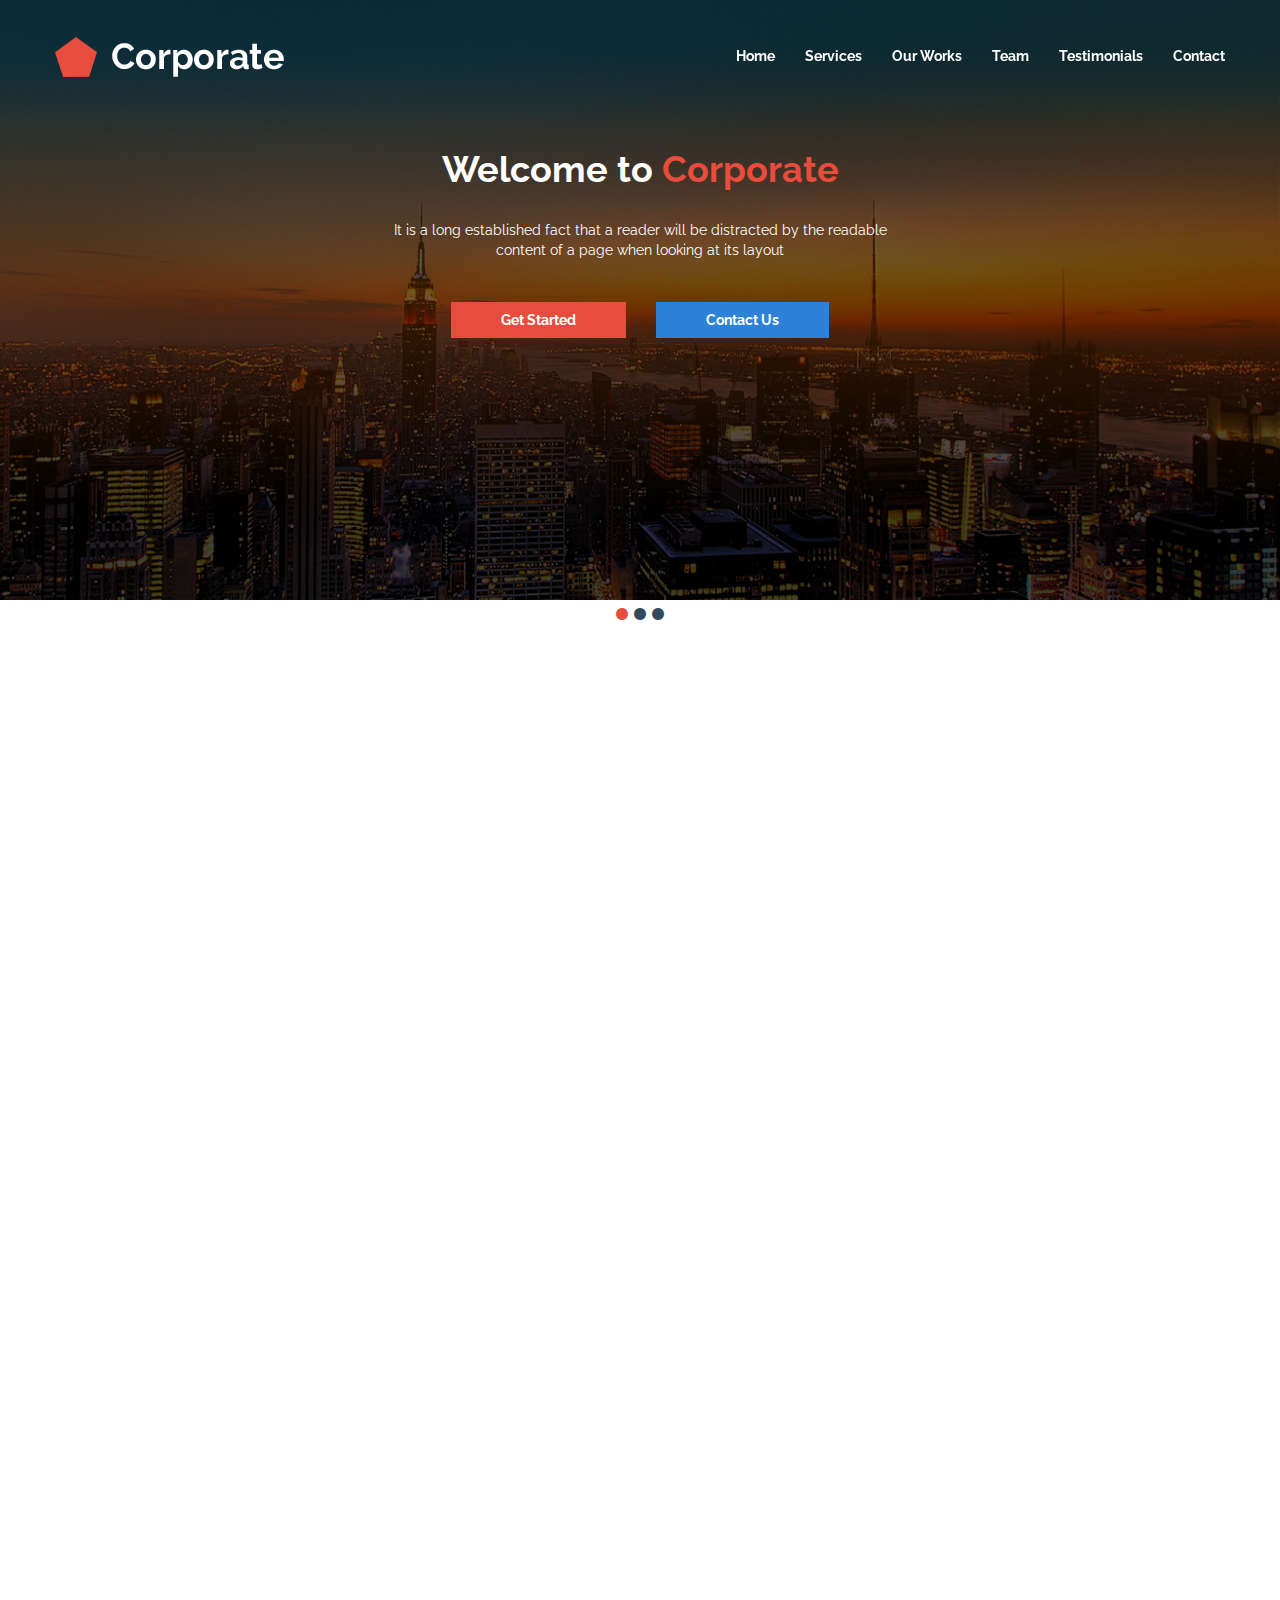
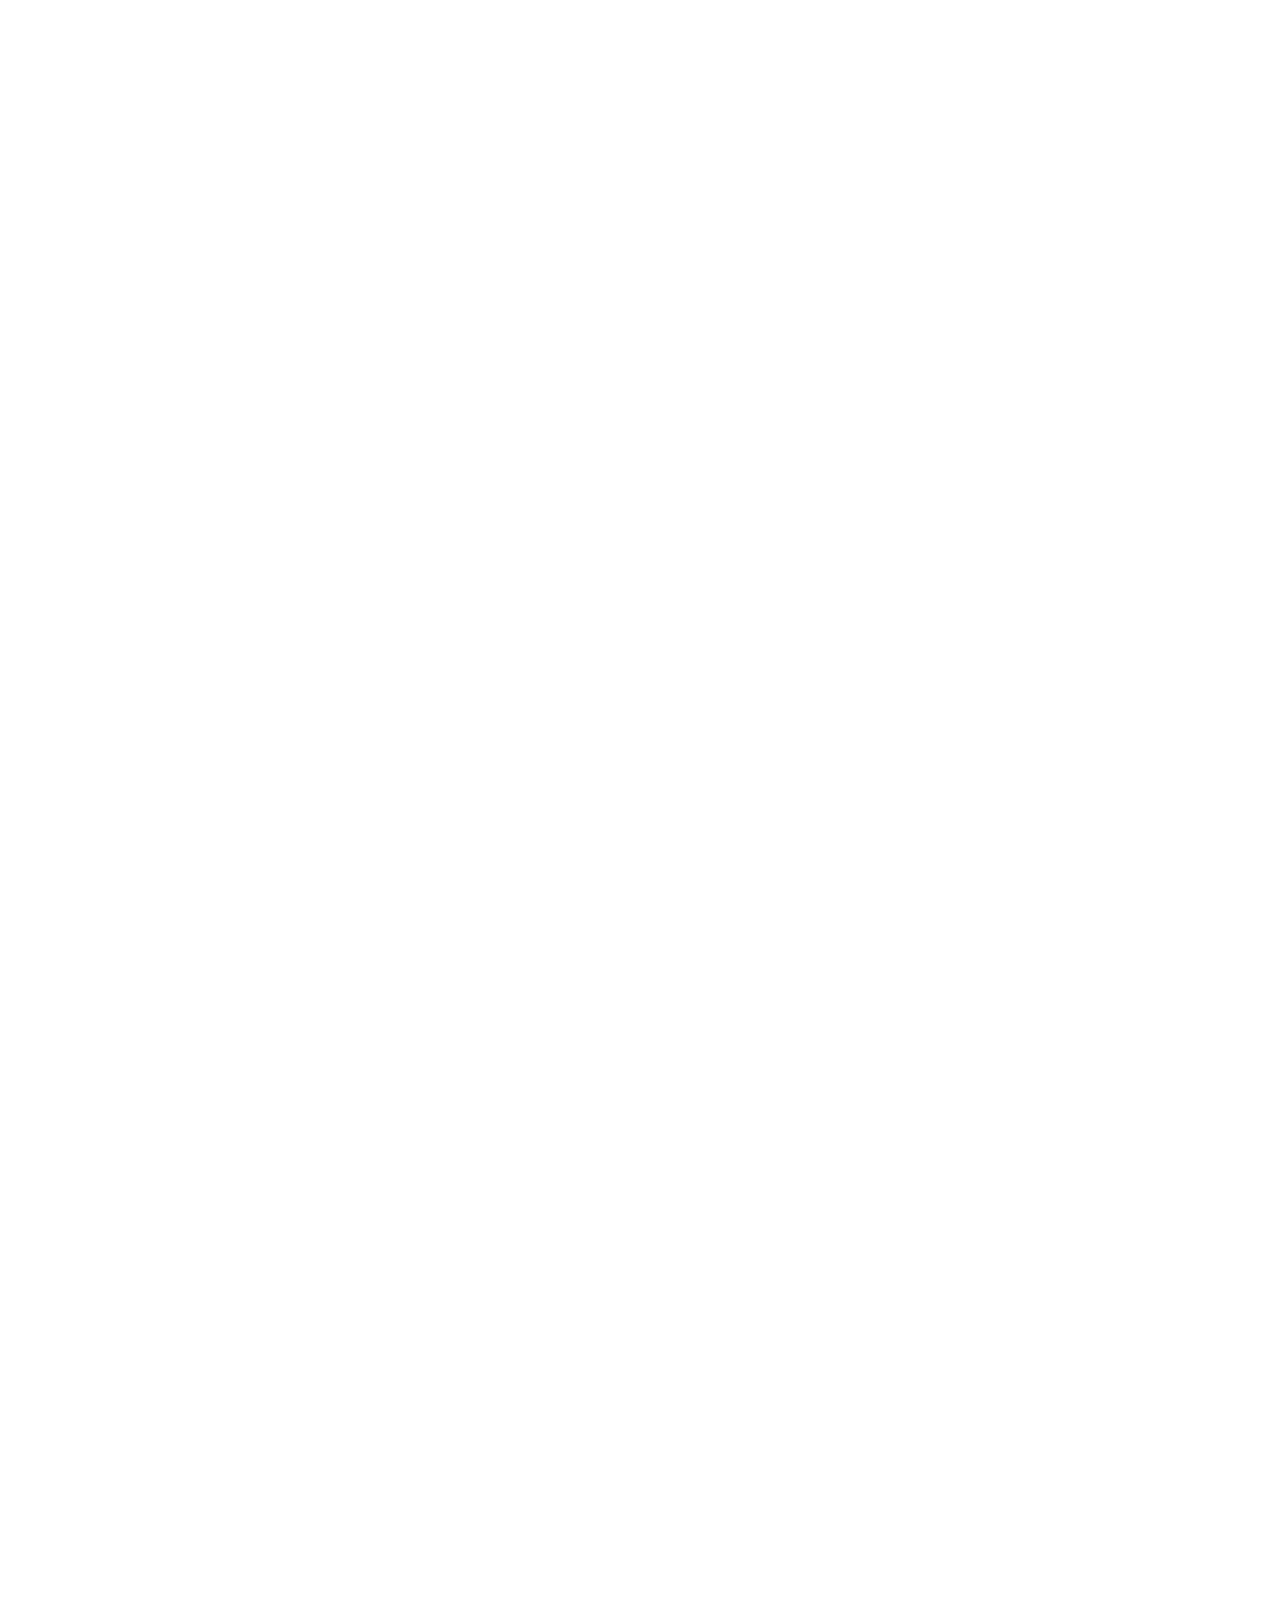
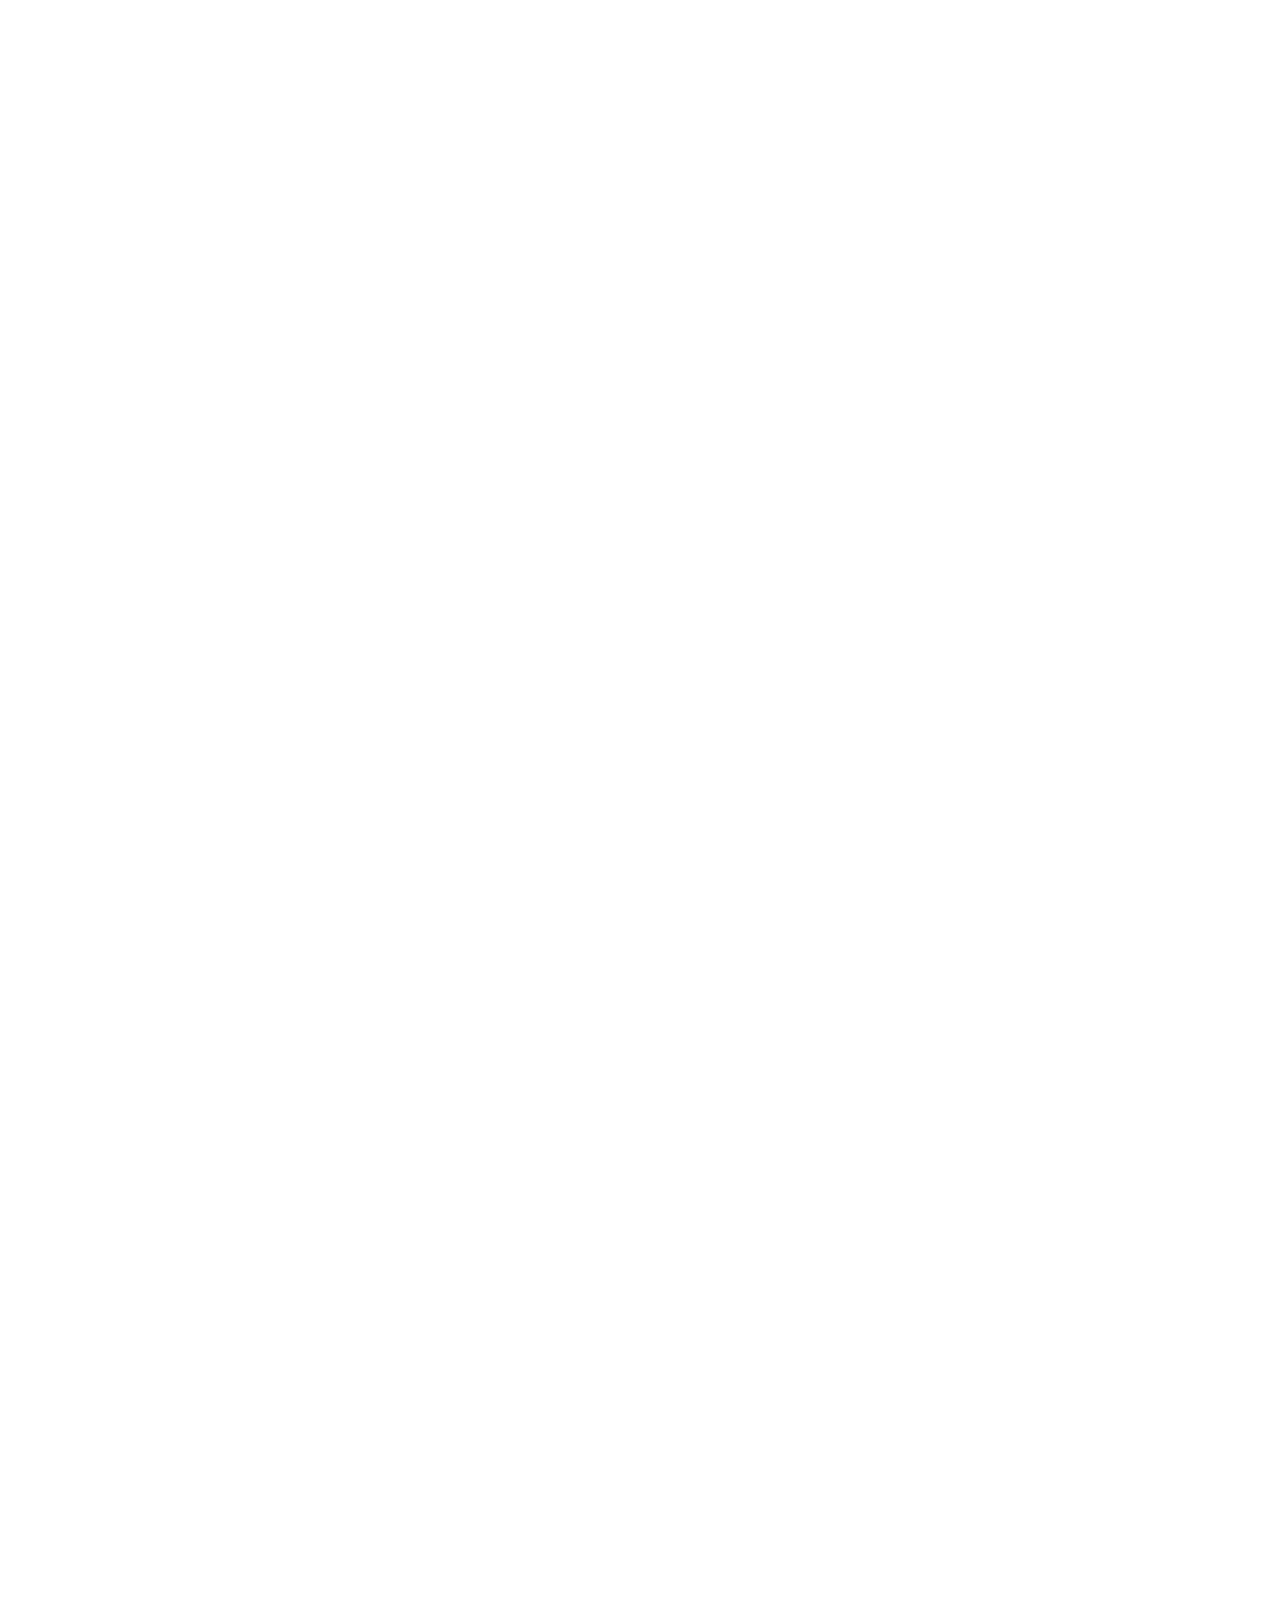
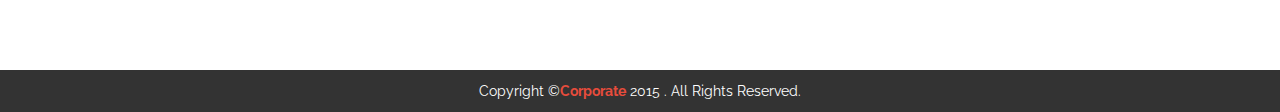
<file: corporate-original/index.html>
<!DOCTYPE html>
<html>
<head>
	<title></title>
	<meta charset="UTF-8">
	<meta name="viewport" content="width=device-width ,initial-scale=1.0">
	<!-- page loading -->
	<link rel="stylesheet" type="text/css" href="css/pace-theme.css">
	<script type="text/javascript" src="js/pace.js"></script>
	
	<!-- css styles -->
	<link rel="stylesheet" type="text/css" href="css/bootstrap.min.css">
	<link href='https://fonts.googleapis.com/css?family=Raleway:400,500,700' rel='stylesheet' type='text/css'>
	<link rel="stylesheet" href="https://maxcdn.bootstrapcdn.com/font-awesome/4.6.1/css/font-awesome.min.css">
	<link rel="stylesheet" type="text/css" href="css/slicknav.min.css">
	<link rel="stylesheet" type="text/css" href="css/animate.css">
	<link rel="stylesheet" type="text/css" href="css/reset.css">
	<link rel="stylesheet" type="text/css" href="style.css">
	<link rel="stylesheet" type="text/css" href="css/responsive.css">
	<link rel="stylesheet" type="text/css" href="css/animation-without-delay.css">
	<script src="http://ajax.googleapis.com/ajax/libs/jquery/1.10.1/jquery.min.js" type="text/javascript"></script> 
	<script type="text/javascript" src="js/respond.js"></script>
	<script type="text/javascript" src="js/caroufredsel.js"></script>


</head>
<body id="main">
<!-- body content -->
<div class="entire-content">
	<header>
		<div class="container">
			<div class="row">
				<a class="logo animation" href="#" data-animation="fadeInLeft"><img src="img/logo.png" alt="logo"/></a>
				<nav class="animation" data-animation="fadeInRight">
					<ul class="menu" id="menu">
						<li><a href="#slider">Home</a>
						</li><li><a href="#services">Services</a>
						</li><li><a href="#portfolio">Our Works</a>
						</li><li><a href="#team">Team</a>
						</li><li><a href="#testimonials">Testimonials</a>
						</li><li><a href="#contact">Contact</a>
						</li>
					</ul>	
				</nav>
				<div class="clearfix"></div>
			</div>
		</div>
	</header>
	<section class="slider" id="slider">
		<ul class="slider-carousel" id="slider-carousel">
			<li class="img1">
				<h1>Welcome to <span class="primary">Corporate</span></h1>
				<p>It is a long established fact that a reader will be distracted by the readable<br/>content of a page when looking at its layout</p>
				<a href="#" class="primary-bg cta1">Get Started</a><a href="#" class="secondary-sky-blue-bg cta2">Contact Us</a>
			</li><li class="img2">
				<h1>We are <span class="primary">Developers</span></h1>
				<p>It is a long established fact that a reader will be distracted by the readable<br/>content of a page when looking at its layout</p>
				<a href="#" class="primary-bg cta1">See Our Works</a><a href="#" class="secondary-sky-blue-bg cta2">Our Members</a>
			</li><li class="img3">
				<h1>We make <span class="primary">Awesome Themes</span></h1>
				<p>It is a long established fact that a reader will be distracted by the readable<br/>content of a page when looking at its layout</p>
				<a href="#" class="primary-bg cta1">Check Our Themes</a><a href="#" class="secondary-sky-blue-bg cta2">Contact Us</a>
			</li>	
		</ul>
		<ul class="sliderpager">
			<li><a href="#"><i class="fa fa-circle"></i></a>
			</li><li><a href="#"><i class="fa fa-circle"></i></a>
			</li><li><a href="#"><i class="fa fa-circle"></i></a>
			</li>
		</ul>
	</section>
	<section class="services section-padding" id="services">
		<div class="services-header">
			<div class="animation" data-animation="fadeIn">
				<h1>Our Services</h1>
				<p>It is a long established fact that a reader will be distracted by the<br/> readable content of a page when looking at its layout</p>
			</div>
		</div>
		<div class="services-content">
			<div class="container">
				<div class="row">
					<div class="col-md-4">
						<div class="animation" data-animation="fadeInLeft">
							<p><i class="fa fa-laptop"></i></p>
							<h3>Web Design</h3>
							<p>The point of using Lorem Ipsum is that it has a more-or-less normal distribution of letters, as opposed to using 'Content here, content here', making it look like readable English. </p>
						</div>
					</div>
					<div class="col-md-4">
						<div class="animation" data-animation="fadeInLeft">
							<p><i class="fa fa-edit"></i></p>
							<h3>Graphic Design</h3>
							<p>The point of using Lorem Ipsum is that it has a more-or-less normal distribution of letters, as opposed to using 'Content here, content here', making it look like readable English. </p>
						</div>
					</div>
					<div class="col-md-4">
						<div class="animation" data-animation="fadeInLeft">
							<p><i class="fa fa-cog"></i></p>
							<h3>PSD to HTML/CSS</h3>
							<p>The point of using Lorem Ipsum is that it has a more-or-less normal distribution of letters, as opposed to using 'Content here, content here', making it look like readable English. </p>
						</div>
					</div>
				</div>

				<br/>

				<div class="row">
					<div class="col-md-4">
						<div class="animation" data-animation="fadeInLeft">
							<p><i class="fa fa-bars"></i></p>
							<h3>Wordpress</h3>
							<p>The point of using Lorem Ipsum is that it has a more-or-less normal distribution of letters, as opposed to using 'Content here, content here', making it look like readable English. </p>
						</div>
					</div>
					<div class="col-md-4">
						<div class="animation" data-animation="fadeInLeft">
							<p><i class="fa fa-leaf"></i></p>
							<h3>Theme Development</h3>
							<p>The point of using Lorem Ipsum is that it has a more-or-less normal distribution of letters, as opposed to using 'Content here, content here', making it look like readable English. </p>
						</div>
					</div>
					<div class="col-md-4">
						<div class="animation" data-animation="fadeInLeft">
							<p><i class="fa fa-globe"></i></p>
							<h3>Unlimited Support</h3>
							<p>The point of using Lorem Ipsum is that it has a more-or-less normal distribution of letters, as opposed to using 'Content here, content here', making it look like readable English. </p>
						</div>
					</div>
				</div>
			</div>
		</div>
	</section>

	<section class="portfolio section-padding" data-stellar-background-ratio="0.5" id="portfolio">
		<div class="animation" data-animation="fadeIn">
			<div class="portfolio-header">
				<h1 class="white">Our Works</h1>
				<p>It is a long established fact that a reader will be distracted by the<br/> readable content of a page when looking at its layout</p>
			</div>
		</div>

		<div class="container">
			<div class="row">
				<div class="animation" data-animation="fadeInUp">
					<ul class="portfolio-carousel">
						<li>
							<div class="inner-content">
								<img src="img/portfolio/project1.png">
								<div class="overlay-content">
									<h3>Environment Website</h3>
									<p><a href="#">Click here</a> for details</p>
								</div>
							</div>
						</li><li>
							<div class="inner-content">
								<img src="img/portfolio/project2.png">
								<div class="overlay-content">
									<h3>Ecommerce Website</h3>
									<p><a href="#">Click here</a> for details</p>
								</div>
							</div>
						</li><li>
							<div class="inner-content">
								<img src="img/portfolio/project3.png">
								<div class="overlay-content">
									<h3>Portfolio Website</h3>
									<p><a href="#">Click here</a> for details</p>
								</div>
							</div>
						</li><li>
							<div class="inner-content">
								<img src="img/portfolio/project4.png">
								<div class="overlay-content">
									<h3>Blog Website</h3>
									<p><a href="#">Click here</a> for details</p>
								</div>
							</div>
						</li><li>
							<div class="inner-content">
								<img src="img/portfolio/project2.png">
								<div class="overlay-content">
									<h3>Corporate Website</h3>
									<p><a href="#">Click here</a> for details</p>
								</div>
							</div>
						</li><li>
							<div class="inner-content">
								<img src="img/portfolio/project1.png">
								<div class="overlay-content">
									<h3>Ecommerce Website</h3>
									<p><a href="#">Click here</a> for details</p>
								</div>
							</div>
						</li><li>
							<div class="inner-content">
								<img src="img/portfolio/project4.png">
								<div class="overlay-content">
									<h3>Retail Website</h3>
									<p><a href="#">Click here</a> for details</p>
								</div>
							</div>
						</li>
					</ul>

					<ul class="portfolio-nav">
						<li id="prev">&lt;</li>
						<li id="next">&gt;</li>
					</ul>
				</div>
			</div>
		</div>

	</section>

	<section class="team section-padding" id="team">
		<div class="animation" data-animation="fadeIn">
			<div class="team-header">
				<h1>Our Team</h1>
				<p>It is a long established fact that a reader will be distracted by the<br/> readable content of a page when looking at its layout</p>
			</div>
		</div>

		<div class="container">
			<div class="row">
				<div class="animation" data-animation="zoomIn">
					<ul class="team-carousel">
						<li>
							<div class="inner-content">
								<img src="img/team/member1.png">
								<div class="overlay-content white">
									<p class="name primary bold">John Doe</p>
									<p class="position secondary-sky-blue bold">Web Developer</p>
									<p class="description">The point of using Lorem Ipsum is that it has a more-or-less normal distribution of letters</p>
									<ul class="member-social-links">
										<li><a href="#"><i class="fa fa-facebook"></i></a>
										</li><li><a href="#"><i class="fa fa-twitter"></i></a>
										</li><li><a href="#"><i class="fa fa-linkedin"></i></a>
										</li>
									</ul>
								</div>
							</div>
						</li><li>
							<div class="inner-content">
								<img src="img/team/member2.png">
								<div class="overlay-content white">
									<p class="name primary bold">Christina</p>
									<p class="position secondary-sky-blue bold">Web Designer</p>
									<p class="description">The point of using Lorem Ipsum is that it has a more-or-less normal distribution of letters</p>
									<ul class="member-social-links">
										<li><a href="#"><i class="fa fa-facebook"></i></a>
										</li><li><a href="#"><i class="fa fa-twitter"></i></a>
										</li><li><a href="#"><i class="fa fa-linkedin"></i></a>
										</li>
									</ul>
								</div>
							</div>
						</li><li>
							<div class="inner-content">
								<img src="img/team/member3.png">
								<div class="overlay-content white">
									<p class="name primary bold">Alex</p>
									<p class="position secondary-sky-blue bold">UI/UX Designer</p>
									<p class="description">The point of using Lorem Ipsum is that it has a more-or-less normal distribution of letters</p>
									<ul class="member-social-links">
										<li><a href="#"><i class="fa fa-facebook"></i></a>
										</li><li><a href="#"><i class="fa fa-twitter"></i></a>
										</li><li><a href="#"><i class="fa fa-linkedin"></i></a>
										</li>
									</ul>
								</div>
							</div>
						</li><li>
							<div class="inner-content">
								<img src="img/team/member4.png">
								<div class="overlay-content white">
									<p class="name primary bold">John Doe</p>
									<p class="position secondary-sky-blue bold">Web Developer</p>
									<p class="description">The point of using Lorem Ipsum is that it has a more-or-less normal distribution of letters</p>
									<ul class="member-social-links">
										<li><a href="#"><i class="fa fa-facebook"></i></a>
										</li><li><a href="#"><i class="fa fa-twitter"></i></a>
										</li><li><a href="#"><i class="fa fa-linkedin"></i></a>
										</li>
									</ul>
								</div>
							</div>
						</li><li>
							<div class="inner-content">
								<img src="img/team/member2.png">
								<div class="overlay-content white">
									<p class="name primary bold">Alisha</p>
									<p class="position secondary-sky-blue bold">Web Designer</p>
									<p class="description">The point of using Lorem Ipsum is that it has a more-or-less normal distribution of letters</p>
									<ul class="member-social-links">
										<li><a href="#"><i class="fa fa-facebook"></i></a>
										</li><li><a href="#"><i class="fa fa-twitter"></i></a>
										</li><li><a href="#"><i class="fa fa-linkedin"></i></a>
										</li>
									</ul>
								</div>
							</div>
						</li><li>
							<div class="inner-content">
								<img src="img/team/member1.png">
								<div class="overlay-content white">
									<p class="name primary bold">Rob</p>
									<p class="position secondary-sky-blue bold">Web Developer</p>
									<p class="description">The point of using Lorem Ipsum is that it has a more-or-less normal distribution of letters</p>
									<ul class="member-social-links">
										<li><a href="#"><i class="fa fa-facebook"></i></a>
										</li><li><a href="#"><i class="fa fa-twitter"></i></a>
										</li><li><a href="#"><i class="fa fa-linkedin"></i></a>
										</li>
									</ul>
								</div>
							</div>
						</li><li>
							<div class="inner-content">
								<img src="img/team/member4.png">
								<div class="overlay-content white">
									<p class="name primary bold">Dennis</p>
									<p class="position secondary-sky-blue bold">UI Designer</p>
									<p class="description">The point of using Lorem Ipsum is that it has a more-or-less normal distribution of letters</p>
									<ul class="member-social-links">
										<li><a href="#"><i class="fa fa-facebook"></i></a>
										</li><li><a href="#"><i class="fa fa-twitter"></i></a>
										</li><li><a href="#"><i class="fa fa-linkedin"></i></a>
										</li>
									</ul>
								</div>
							</div>
						</li>
					</ul>

					<ul class="team-nav">
						<li id="team-prev">&lt;</li>
						<li id="team-next">&gt;</li>
					</ul>
				</div>
			</div>
		</div>

	</section>

	<section class="testimonials section-padding center animation" data-stellar-background-ratio="0.5" data-animation="fadeInUp" id="testimonials">
		<div class="testimonials-header">
			<h1 class="white">Client Testimonials</h1>
			<p>It is a long established fact that a reader will be distracted by the<br/> readable content of a page when looking at its layout</p>
		</div>
		<ul class="testimonial-carousel">
			<li>
				<img src="img/team/member3.png"/>
				<p class="name">John Doe</p>
				<p class="position">Web Designer</p>
				<blockquote>
					<i>The point of using Lorem Ipsum is that it has a more-or-less normal distribution of letters, as opposed to using 'Content here, content here', making it look like readable English. Many desktop publishing packages and web page editors now use Lorem Ipsum as their default model text, and a search for 'lorem ipsum' will uncover many web sites still in their infancy</i>
				</blockquote>
			</li>
			<li>
				<img src="img/team/member2.png"/>
				<p class="name">Christina</p>
				<p class="position">Web Developer</p>
				<blockquote>
					<i>The point of using Lorem Ipsum is that it has a more-or-less normal distribution of letters, as opposed to using 'Content here, content here', making it look like readable English. Many desktop publishing packages and web page editors now use Lorem Ipsum as their default model text, and a search for 'lorem ipsum' will uncover many web sites still in their infancy.The point of using Lorem Ipsum is that it has a more-or-less normal distribution of letters, as opposed to using 'Content here, content here'.</i>
				</blockquote>
			</li>
			<li>
				<img src="img/team/member4.png"/>
				<p class="name">Alex</p>
				<p class="position">Web Designer</p>
				<blockquote>
					<i>The point of using Lorem Ipsum is that it has a more-or-less normal distribution of letters, as opposed to using 'Content here, content here', making it look like readable English. Many desktop publishing packages and web page editors now use Lorem Ipsum as their default model text, and a search for 'lorem ipsum' will uncover many web sites still in their infancy</i>
				</blockquote>
			</li>
		</ul>

		<ul class="testipager">
			<li><a href="#"><i class="fa fa-circle"></i></a>
			</li><li><a href="#"><i class="fa fa-circle"></i></a>
			</li><li><a href="#"><i class="fa fa-circle"></i></a>
			</li>
		</ul>
	</section>

	<section class="section-padding blog" id="blog">
		<div class="blog-header animation center" data-animation="fadeIn">
			<h1>Recent Posts from Blog</h1>
			<p>It is a long established fact that a reader will be distracted by the<br/> readable content of a page when looking at its layout</p>
		</div>
		<div class="container">
			<div class="row">
				<div class="col-md-4">
					<div class="animation" data-animation="fadeInLeft">
						<img src="img/blog/post1.png" alt="post1" class="img-responsive" />
						<h3><a href="#" class="secondary-sky-blue">Water Flowing</a></h3>
						<p class="post-description"><i>by</i> <b><span class="primary">John</span></b> <i>on</i> <b class="date">12 Dec 2015</b></p>
						<p class="post-content">The point of using Lorem Ipsum is that it has a more-or-less normal distribution of letters, as opposed to using 'Content here, content here', making it look like readable English. Many desktop publishing packages </p>
					</div>
				</div>

				<div class="col-md-4">
					<div class="animation" data-animation="fadeInLeft">
						<img src="img/blog/post2.png" alt="post2" class="img-responsive" />
						<h3><a href="#" class="secondary-sky-blue">Awesome City</a></h3>
						<p class="post-description"><i>by</i> <b><span class="primary">Alex</span></b> <i>on</i> <b class="date">12 Dec 2015</b></p>
						<p class="post-content">The point of using Lorem Ipsum is that it has a more-or-less normal distribution of letters, as opposed to using 'Content here, content here', making it look like readable English. Many desktop publishing packages </p>
					</div>
				</div>

				<div class="col-md-4">
					<div class="animation" data-animation="fadeInLeft">
						<img src="img/blog/post3.png" alt="post2" class="img-responsive" />
						<h3><a href="#" class="secondary-sky-blue">Beautiful Sky</a></h3>
						<p class="post-description"><i>by</i> <b><span class="primary">John</span></b> <i>on</i> <b class="date">12 Dec 2015</b></p>
						<p class="post-content">The point of using Lorem Ipsum is that it has a more-or-less normal distribution of letters, as opposed to using 'Content here, content here', making it look like readable English. Many desktop publishing packages </p>
					</div>
				</div>
			</div>
		</div>
	</section>

	<section class="section-padding contact" data-stellar-background-ratio="0.5" id="contact">
		<div class="contact-header center">
			<h1 class="white">Contact Us</h1>
			<p>It is a long established fact that a reader will be distracted by the<br/> readable content of a page when looking at its layout</p>
		</div>

		<form class="contact-form animation" data-animation="zoomIn">
			<fieldset>
				<input type="text" id="name" placeholder="Name">
			</fieldset>
			<fieldset>
				<input type="email" id="email" placeholder="Email">
			</fieldset>
			<fieldset>
				<input type="text" id="subject" placeholder="Subject">
			</fieldset>
			<fieldset>
				<textarea rows="7" cols="30" id="message" placeholder="Message"></textarea>
			</fieldset>
			<fieldset>
				<input type="submit" id="submit" value="Submit">
			</fieldset>

		</form>
		<br/>
		<p class="result"></p>
	</section>

	<footer>
		<div class="container">
			<div class="row">
				<div class="col-md-4">
					<div class="animation" data-animation="fadeInLeft">
						<h1>About Corporate</h1>
						<p class="about">The point of using Lorem Ipsum is that it has a more-or-less normal distribution of letters, as opposed to using 'Content here, content here', making it look like readable English</p>
						<p><i class="fa fa-envelope"></i><span class="contact-email">corporate@email.com</span></p>
						<p><i class="fa fa-mobile"></i><span class="contact-phone">+414 777 444</span></p>
						<p><i class="fa fa-location-arrow"></i><span class="contact-location">69 , New York City , New York</span></p>
					</div>
				</div>
				<div class="col-md-4">
					<div class="animation" data-animation="fadeInLeft">
						<h1>Get Blog Updates</h1>
						<form class="update-form">
							<fieldset>
								<input type="text" id="take-email" placeholder="Enter your email here"/>
							</fieldset>
							<fieldset>
								<input type="submit" id="submit-button" value="Sign Up" />
							</fieldset>
						</form>
					</div>
				</div>
				<div class="col-md-4">
					<div class="animation" data-animation="fadeInLeft">
						<h1>Stay In Touch</h1>
						<ul class="footer-social-links">
							<li><a href="#"><i class="fa fa-facebook"></i></a>
							</li><li><a href="#"><i class="fa fa-twitter"></i></a>
							</li><li><a href="#"><i class="fa fa-linkedin"></i></a>
							</li><li><a href="#"><i class="fa fa-dribbble"></i></a>
							</li><li><a href="#"><i class="fa fa-youtube"></i></a>
							</li>
						</ul>
					</div>
				</div>
			</div>
		</div>
		<div class="copyright">
		<p>Copyright &copy;<span class="primary">Corporate</span> 2015 . All Rights Reserved.</p>
		</div>
	</footer>

<!-- javascripts -->

<script type="text/javascript" src="js/bootstrap.min.js"></script>
<script type="text/javascript" src="js/jquery.slicknav.min.js"></script>
<script type="text/javascript" src="js/stellar.min.js"></script>
<script type="text/javascript" src="js/jquery.waypoints.js"></script>
<script type="text/javascript" src="js/smoothscroll.js"></script>
<script type="text/javascript" src="js/main.js"></script>
</div>
</body>
</html>
</file>
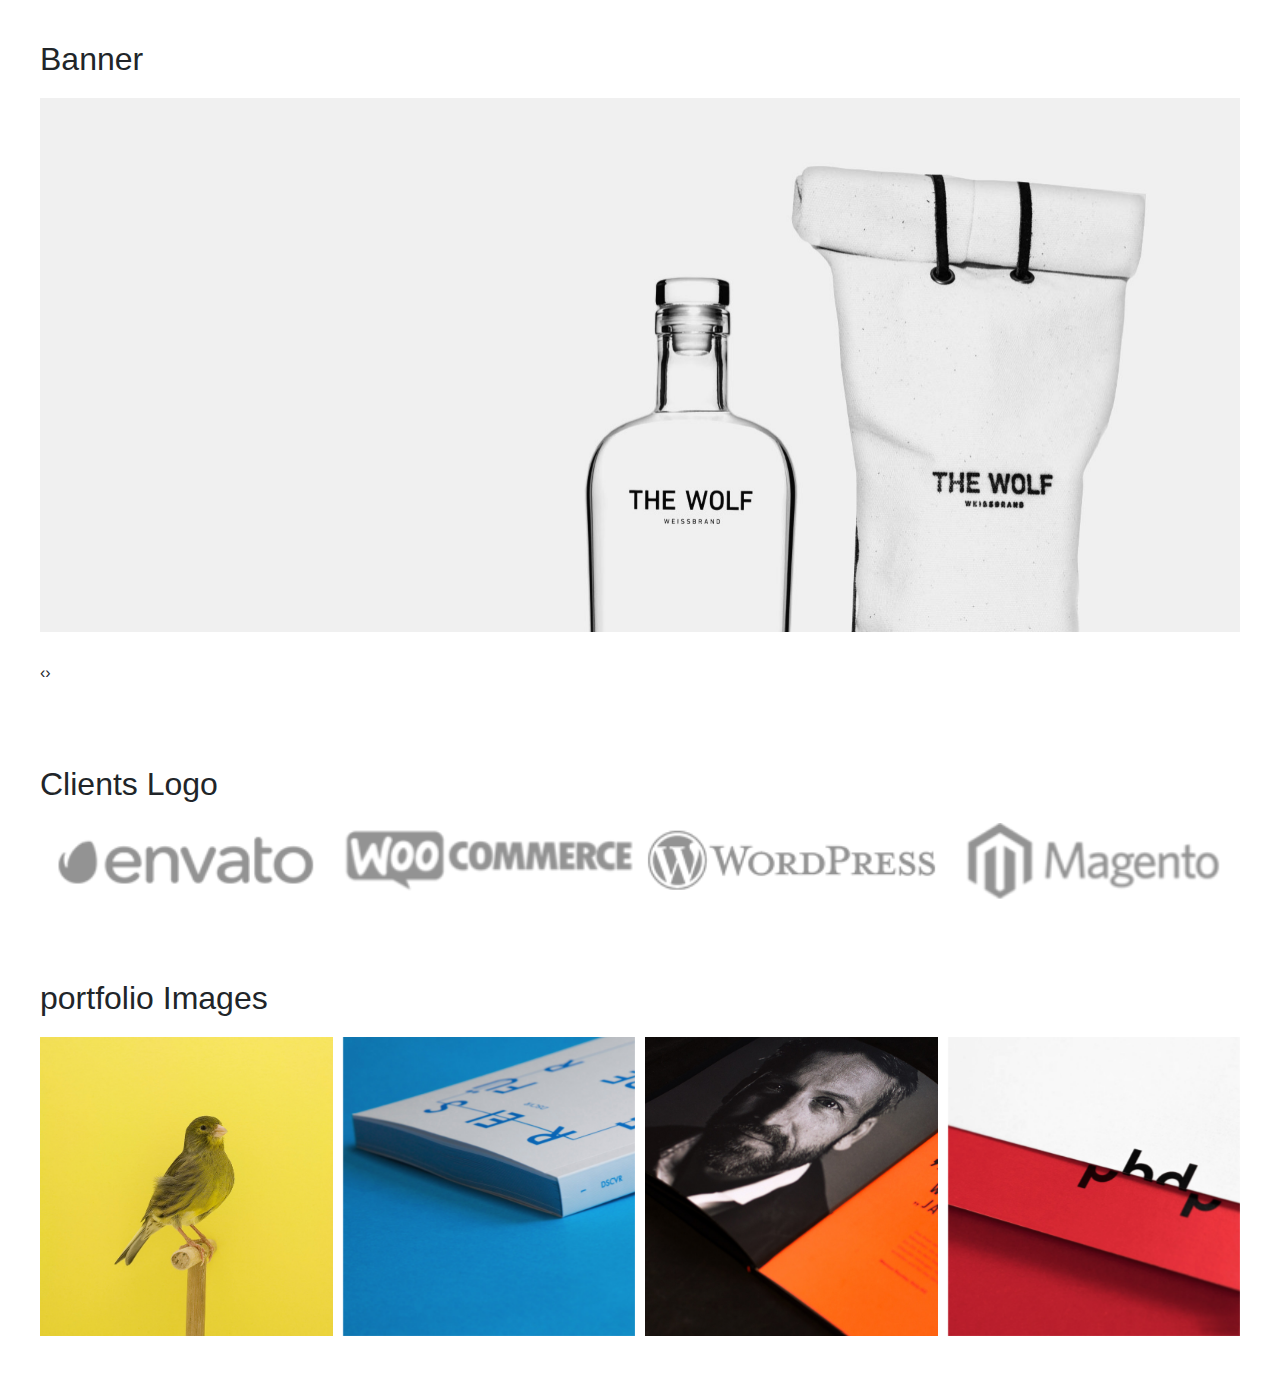
<file: owl-demos/index.html>
<html lang="en">

<head>
	<!-- Required meta tags -->
	<meta charset="utf-8">
	<meta name="viewport" content="width=device-width, initial-scale=1, shrink-to-fit=no">
	<!-- Latest compiled and minified CSS -->
	<link rel="stylesheet" href="https://maxcdn.bootstrapcdn.com/bootstrap/4.3.1/css/bootstrap.min.css">

	<link rel="stylesheet" href="css/owl.carousel.min.css" type="text/css" />
	<link rel="stylesheet" href="css/owl.carousel.css" type="text/css" />

	<link rel="stylesheet" href="css/style.css" type="text/css" />
	<title>Owl.Carousel</title>
</head>

<body>

	<section id="slider">
		<h2>Banner</h2>
		<div class="owl-carousel owl-theme">
			<div class="item">
				<img src="images/slider-img-1.jpg" alt="">
			</div>
			<div class="item">
				<img src="images/slider-img-2.jpg" alt="">
			</div>
			<div class="item">
				<img src="images/slider-img-3.jpg" alt="">
			</div>
			<div class="item">
				<img src="images/slider-img-4.jpg" alt="">
			</div>
		</div>
	</section>


	<div class="clearfix"></div>

	<section id="client">
		<h2>Clients Logo</h2>
		<div class="owl-carousel owl-theme">
			<div class="item">
				<img src="images/logo1.png" alt="">
			</div>
			<div class="item">
				<img src="images/logo2.png" alt="">
			</div>
			<div class="item">
				<img src="images/logo3.png" alt="">
			</div>
			<div class="item">
				<img src="images/logo4.png" alt="">
			</div>
		</div>
	</section>


	<div class="clearfix"></div>

	<section id="portfolio">
		<h2>portfolio Images</h2>
		<div class="owl-carousel owl-theme">
			<div class="item">
				<img src="images/portfolio3.jpg" alt="">
			</div>
			<div class="item">
				<img src="images/portfolio4.jpg" alt="">
			</div>
			<div class="item">
				<img src="images/portfolio5.jpg" alt="">
			</div>
			<div class="item">
				<img src="images/portfolio6.jpg" alt="">
			</div>
		</div>
	</section>

	<script src="https://ajax.googleapis.com/ajax/libs/jquery/3.4.0/jquery.min.js"></script>
	<!-- Latest compiled JavaScript -->
	<script src="https://maxcdn.bootstrapcdn.com/bootstrap/4.3.1/js/bootstrap.min.js"></script>

	<script src="js/owl.carousel.min.js"></script>
	<script src="js/owl.carousel.js"></script>

	<script src="js/custome.js"></script>
</body>

</html>
</file>
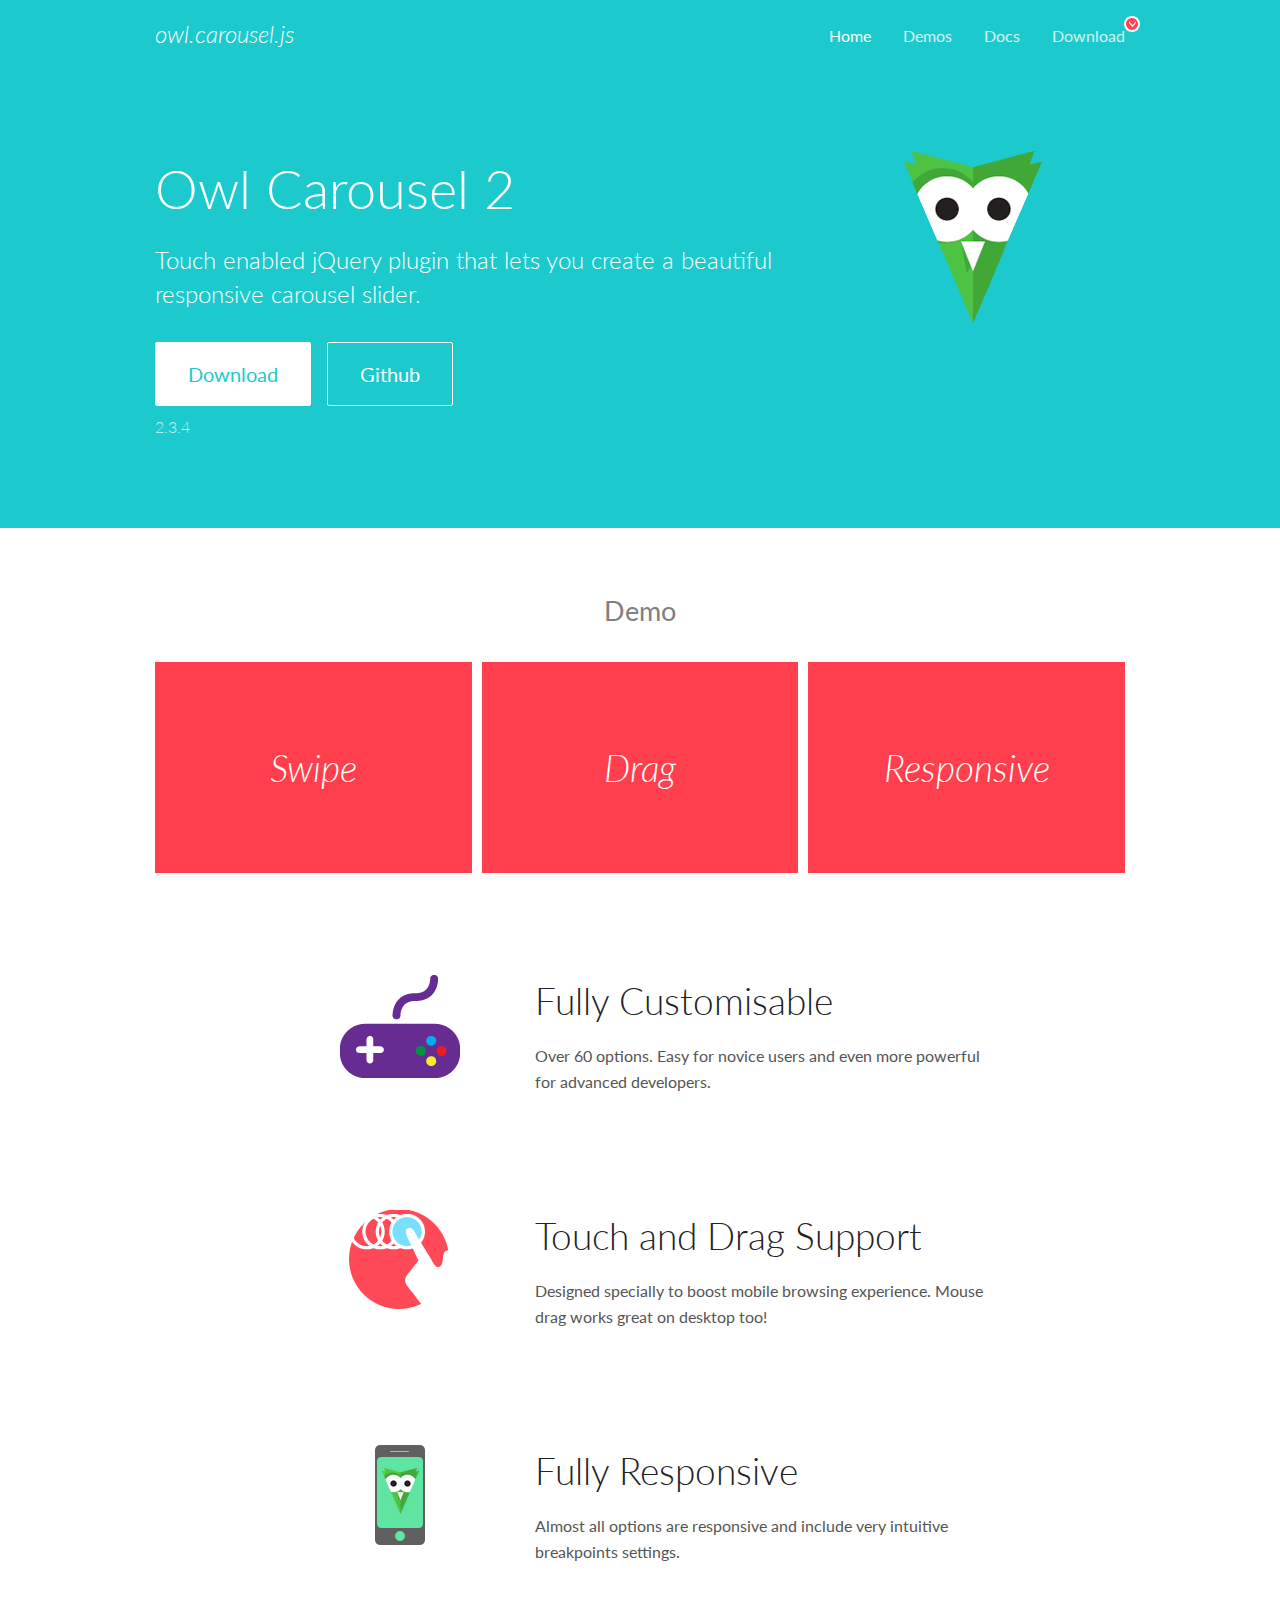
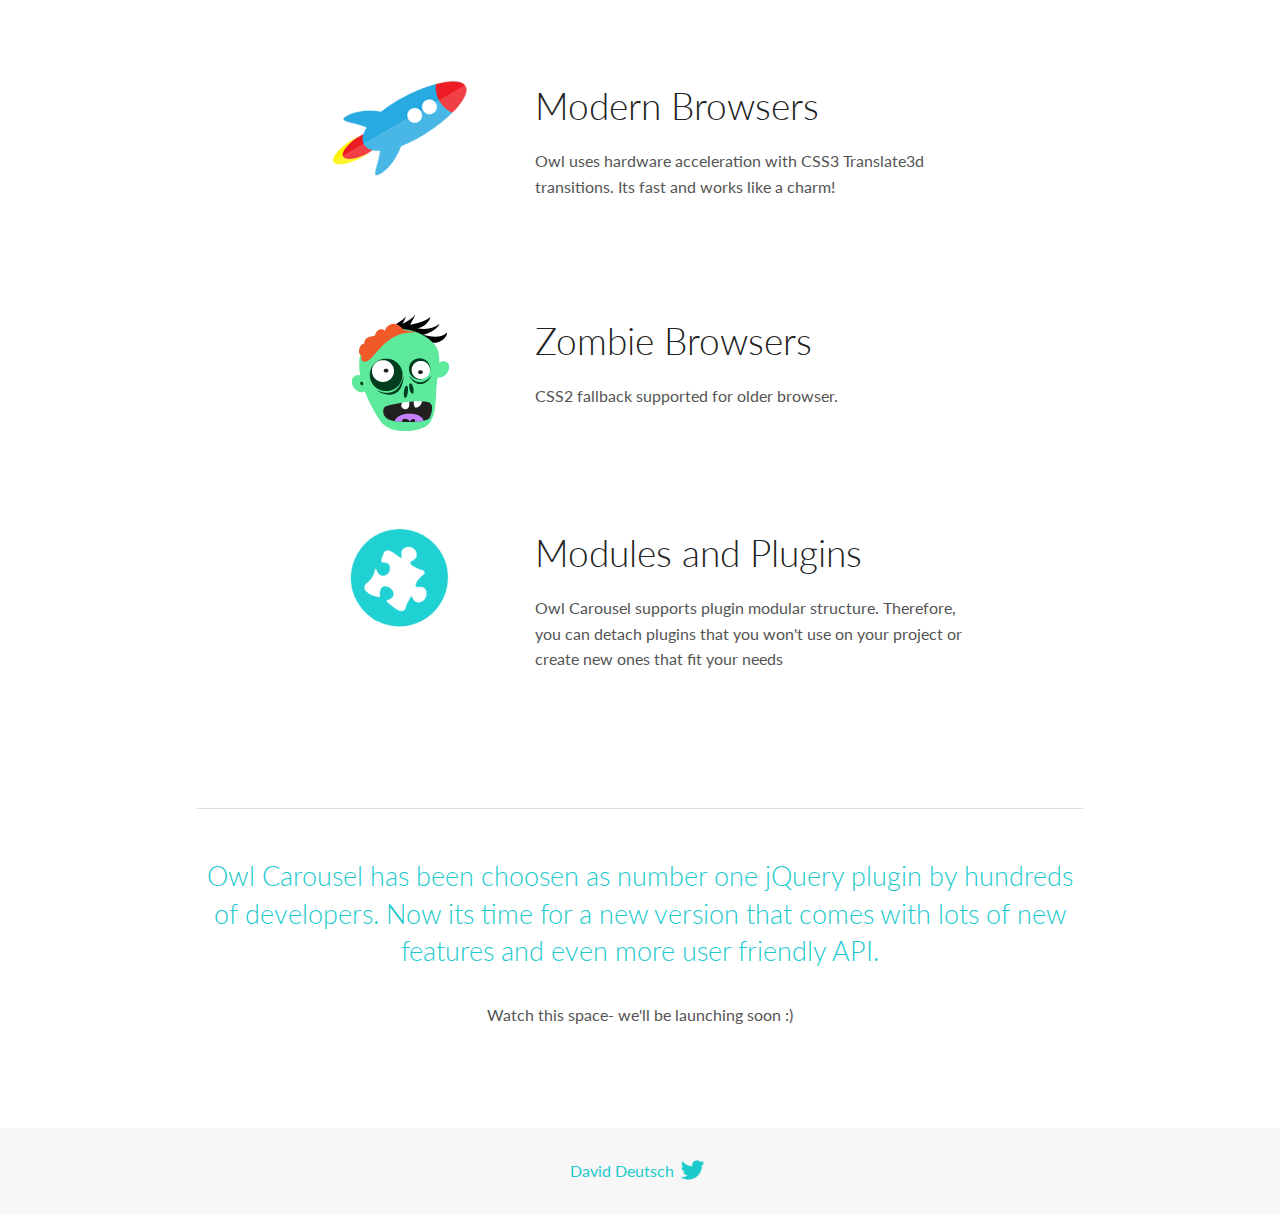
<file: css/OwlCarousel2-2.3.4/docs/index.html>
<!DOCTYPE html>
<html lang="en">
  <head>

    <!-- head -->
    <meta charset="utf-8">
    <meta name="msapplication-tap-highlight" content="no" />
    <meta name="viewport" content="width=device-width, initial-scale=1.0" />
    <meta name="description" content="Touch enabled jQuery plugin that lets you create beautiful responsive carousel slider.">
    <meta name="author" content="David Deutsch">
    <title>
      Home | Owl Carousel | 2.3.4
    </title>

    <!-- Stylesheets -->
    <link href='https://fonts.googleapis.com/css?family=Lato:300,400,700,400italic,300italic' rel='stylesheet' type='text/css'>
    <link rel="stylesheet" href="assets/css/docs.theme.min.css">

    <!-- Owl Stylesheets -->
    <link rel="stylesheet" href="assets/owlcarousel/assets/owl.carousel.min.css">
    <link rel="stylesheet" href="assets/owlcarousel/assets/owl.theme.default.min.css">

    <!-- HTML5 shim and Respond.js IE8 support of HTML5 elements and media queries -->

    <!--[if lt IE 9]>
      <script src="https://oss.maxcdn.com/libs/html5shiv/3.7.0/html5shiv.js"></script>
      <script src="https://oss.maxcdn.com/libs/respond.js/1.3.0/respond.min.js"></script>
    <![endif]-->

    <!-- Favicons -->
    <link rel="apple-touch-icon-precomposed" sizes="144x144" href="assets/ico/apple-touch-icon-144-precomposed.png">
    <link rel="shortcut icon" href="assets/ico/favicon.png">
    <link rel="shortcut icon" href="favicon.ico">

    <!-- Yeah i know js should not be in header. Its required for demos.-->

    <!-- javascript -->
    <script src="assets/vendors/jquery.min.js"></script>
    <script src="assets/owlcarousel/owl.carousel.js"></script>
  </head>
  <body>

    <!-- header -->
    <header class="header">
      <div class="row">
        <div class="large-12 columns">
          <div class="brand left">
            <h3>
              <a href="/OwlCarousel2/">owl.carousel.js</a> 
            </h3>
          </div>
          <a id="toggle-nav" class="right">
            <span></span> <span></span> <span></span> 
          </a> 
          <div class="nav-bar">
            <ul class="clearfix">
              <li class="active">
                <a href="/OwlCarousel2/index.html">Home</a> 
              </li>
              <li> <a href="/OwlCarousel2/demos/demos.html">Demos</a>  </li>
              <li> <a href="/OwlCarousel2/docs/started-welcome.html">Docs</a>  </li>
              <li>
                <a href="https://github.com/OwlCarousel2/OwlCarousel2/archive/2.3.4.zip">Download</a> 
                <span class="download"></span> 
              </li>
            </ul>
          </div>
        </div>
      </div>
    </header>

    <!-- home panel -->
    <section id="hero">
      <div class="row">
        <div class="large-8 medium-8 columns">
          <h1>Owl Carousel 2</h1>
          <h4>Touch enabled jQuery plugin that lets you create a beautiful responsive carousel slider.</h4>
          <a href="https://github.com/OwlCarousel2/OwlCarousel2/archive/2.3.4.zip" class="hero-button">Download</a> 
          <a href="https://github.com/OwlCarousel2/OwlCarousel2" class="hero-button outline">Github</a> 
          <p>2.3.4</p>
        </div>
        <div class="large-4 medium-4 columns">
          <img class="owl-logo" src="assets/img/owl-logo.png" alt="mr. Owl">
        </div>
      </div>
    </section>

    <!-- body -->
    <div class="home-demo">
      <div class="row">
        <div class="large-12 columns">
          <h3>Demo</h3>
          <div class="owl-carousel">
            <div class="item">
              <h2>Swipe</h2>
            </div>
            <div class="item">
              <h2>Drag</h2>
            </div>
            <div class="item">
              <h2>Responsive</h2>
            </div>
            <div class="item">
              <h2>CSS3</h2>
            </div>
            <div class="item">
              <h2>Fast</h2>
            </div>
            <div class="item">
              <h2>Easy</h2>
            </div>
            <div class="item">
              <h2>Free</h2>
            </div>
            <div class="item">
              <h2>Upgradable</h2>
            </div>
            <div class="item">
              <h2>Tons of options</h2>
            </div>
            <div class="item">
              <h2>Infinity</h2>
            </div>
            <div class="item">
              <h2>Auto Width</h2>
            </div>
          </div>
        </div>
      </div>
    </div>
    <script>
      var owl = $('.owl-carousel');
      owl.owlCarousel({
        margin: 10,
        loop: true,
        responsive: {
          0: {
            items: 1
          },
          600: {
            items: 2
          },
          1000: {
            items: 3
          }
        }
      })
    </script>

    <!-- features -->
    <div id="features">
      <div class="row">
        <div class="small-12 medium-9 small-centered columns">
          <section class="row feature">
            <div class="medium-4 small-12 columns">
              <img src="assets/img/feature-options.png" alt="">
            </div>
            <div class="medium-8 small-12 columns">
              <h2>Fully Customisable</h2>
              <p>Over 60 options. Easy for novice users and even more powerful for advanced developers.</p>
            </div>
          </section>
          <section class="row feature">
            <div class="medium-4 small-12 columns">
              <img src="assets/img/feature-drag.png" alt="">
            </div>
            <div class="medium-8 small-12 columns">
              <h2>Touch and Drag Support</h2>
              <p>Designed specially to boost mobile browsing experience. Mouse drag works great on desktop too!</p>
            </div>
          </section>
          <section class="row feature">
            <div class="medium-4 small-12 columns">
              <img src="assets/img/feature-responsive.png" alt="">
            </div>
            <div class="medium-8 small-12 columns">
              <h2>Fully Responsive</h2>
              <p>Almost all options are responsive and include very intuitive breakpoints settings.</p>
            </div>
          </section>
          <section class="row feature">
            <div class="medium-4 small-12 columns">
              <img src="assets/img/feature-modern.png" alt="">
            </div>
            <div class="medium-8 small-12 columns">
              <h2>Modern Browsers</h2>
              <p>Owl uses hardware acceleration with CSS3 Translate3d transitions. Its fast and works like a charm! </p>
            </div>
          </section>
          <section class="row feature">
            <div class="medium-4 small-12 columns">
              <img src="assets/img/feature-zombie.png" alt="">
            </div>
            <div class="medium-8 small-12 columns">
              <h2>Zombie Browsers</h2>
              <p>CSS2 fallback supported for older browser.</p>
            </div>
          </section>
          <section class="row feature">
            <div class="medium-4 small-12 columns">
              <img src="assets/img/feature-module.png" alt="">
            </div>
            <div class="medium-8 small-12 columns">
              <h2>Modules and Plugins</h2>
              <p>Owl Carousel supports plugin modular structure. Therefore, you can detach plugins that you won&#x27;t use on your project or create new ones that fit your needs</p>
            </div>
          </section>
        </div>
      </div>
    </div>

    <!-- footer -->
    <section id="teaser-text">
      <div class="row">
        <div class="small-12 medium-11 small-centered columns">
          <hr>
          <h3 id="owl-carousel-has-been-choosen-as-number-one-jquery-plugin-by-hundreds-of-developers-now-its-time-for-a-new-version-that-comes-with-lots-of-new-features-and-even-more-user-friendly-api-">Owl Carousel has been choosen as number one jQuery plugin by hundreds of developers. Now its time for a new version that comes with lots of new features and even more user friendly API.</h3>
          <p>Watch this space- we&#39;ll be launching soon :)</p>
        </div>
      </div>
    </section>

    <!-- footer -->
    <footer class="footer">
      <div class="row">
        <div class="large-12 columns">
          <h5>
            <a href="/OwlCarousel2/docs/support-contact.html">David Deutsch</a> 
            <a id="custom-tweet-button" href="https://twitter.com/share?url=https://github.com/OwlCarousel2/OwlCarousel2&text=Owl Carousel - This is so awesome! " target="_blank"></a> 
          </h5>
        </div>
      </div>
    </footer>

    <!-- vendors -->
    <script src="assets/vendors/highlight.js"></script>
    <script src="assets/js/app.js"></script>
  </body>
</html>
</file>
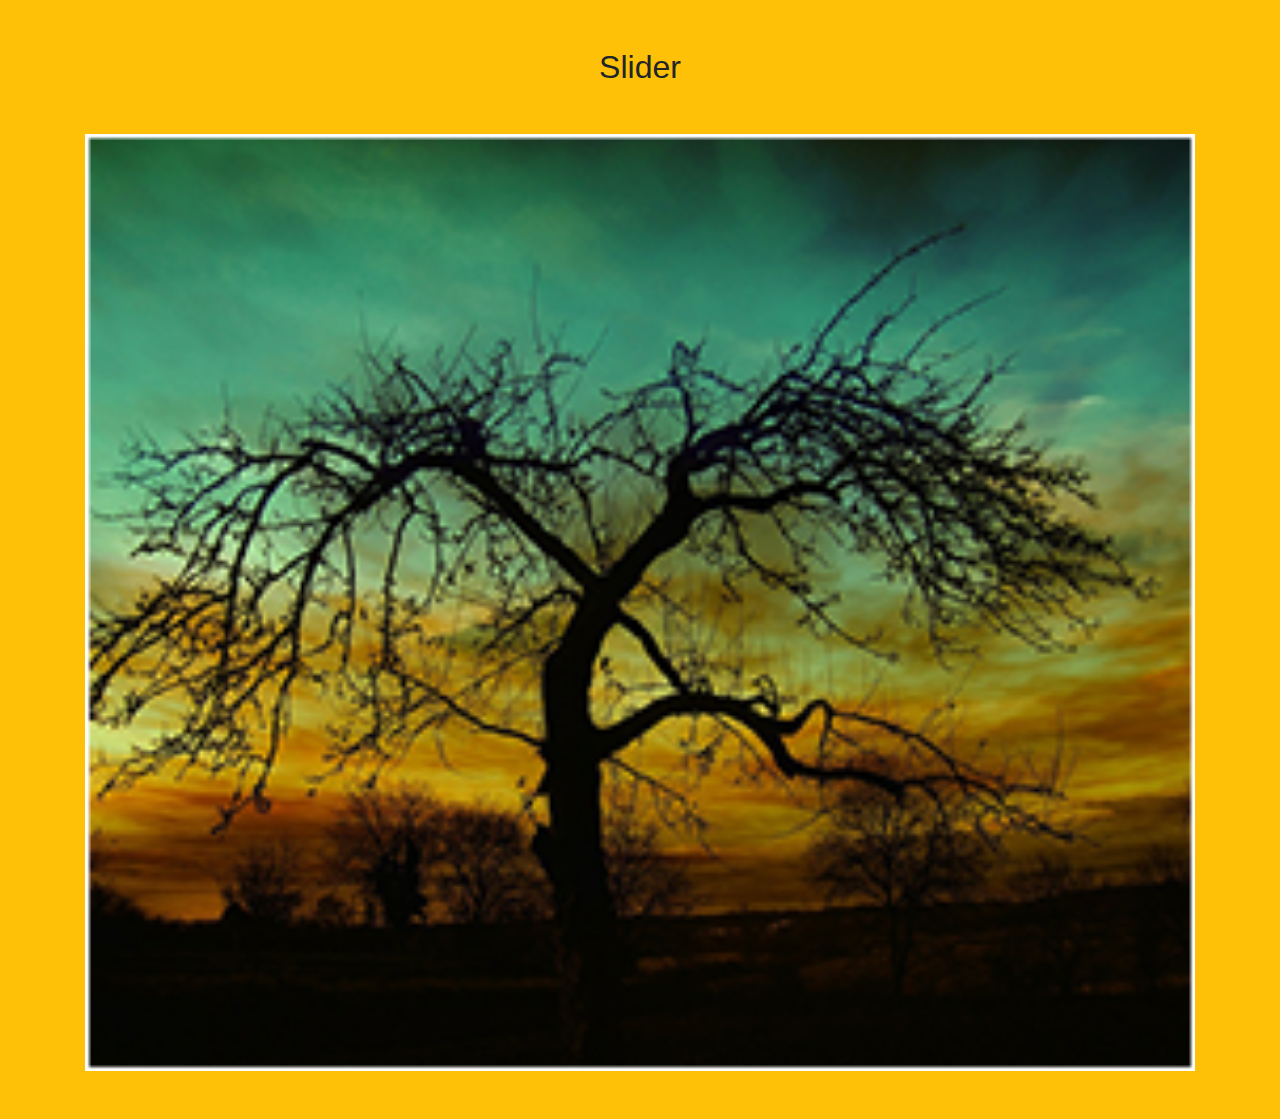
<file: owl.html>
<!DOCTYPE html>
<html lang="en">

<head>
  <meta charset="UTF-8">
  <meta http-equiv="X-UA-Compatible" content="IE=edge">
  <meta name="viewport" content="width=device-width, initial-scale=1.0">
  <title>Owl Testing</title>
  <link rel="stylesheet" href="css/bootstrap.min.css">
  <link rel="stylesheet" href="css/owl.carousel.min.css">
  <link rel="stylesheet" href="css/owl.theme.default.min.css">
</head>

<body>
  <!-- Slider test -->
  <section class="py-5 text-center bg-warning">
    <div class="container">
      <h2>Slider</h2>
      <div class="mt-5 owl-carousel owl-theme">
        <div class="item">
          <img src="images/portfolio/project1.png" alt="">
        </div>
      </div>
    </div>
  </section>

  <!-- js files -->
  <script src="js/jquery.min.js"></script>
  <script src="js/owl.carousel.min.js"></script>
  <script>
    $(function () {
      $('.owl-carousel').owlCarousel({
        loop: true,
        nav: true,
        autoplay: true,
        autoplayTimeout: 4000,
        autoplayHoverPause: true,
        responsive: {
          0: {
            items: 1,
          },
          600: {
            items: 1,
          },
          1000: {
            items: 1,
          },
        },
      })
    })
  </script>
</body>

</html>
</file>
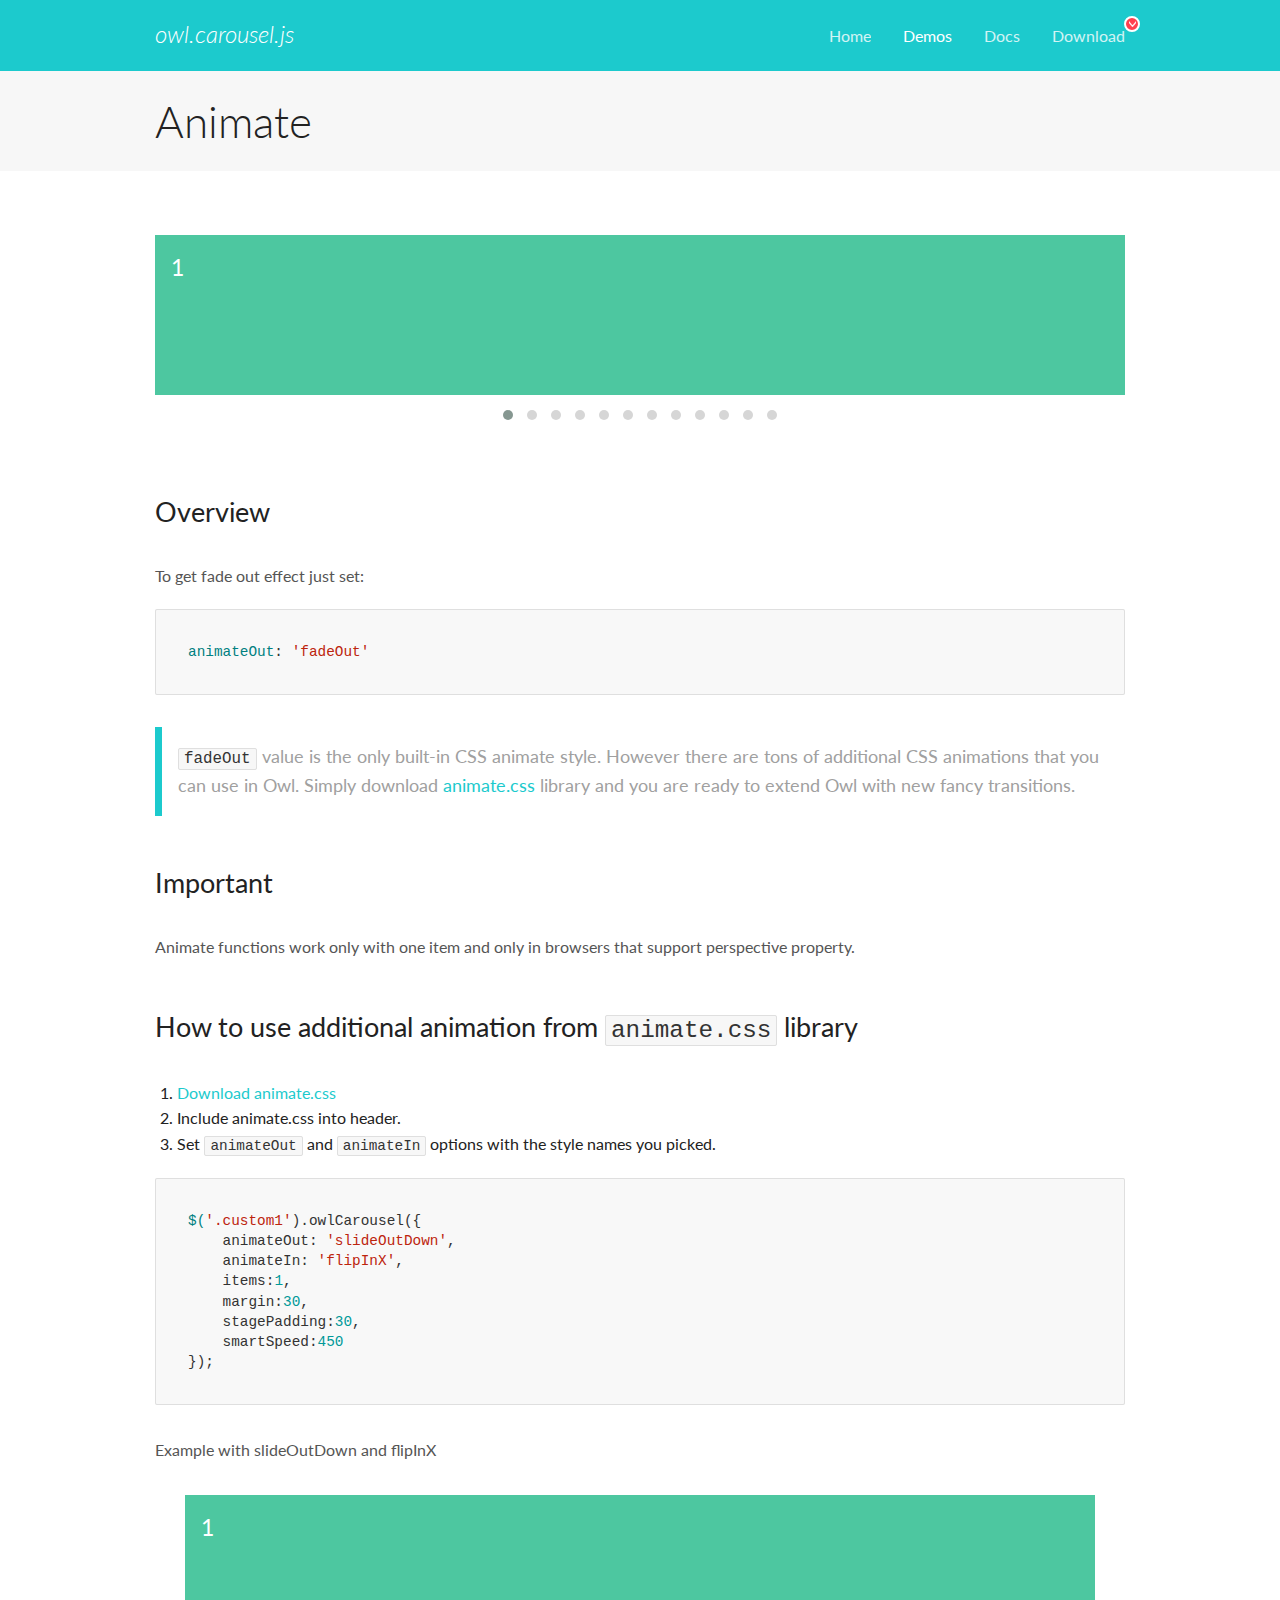
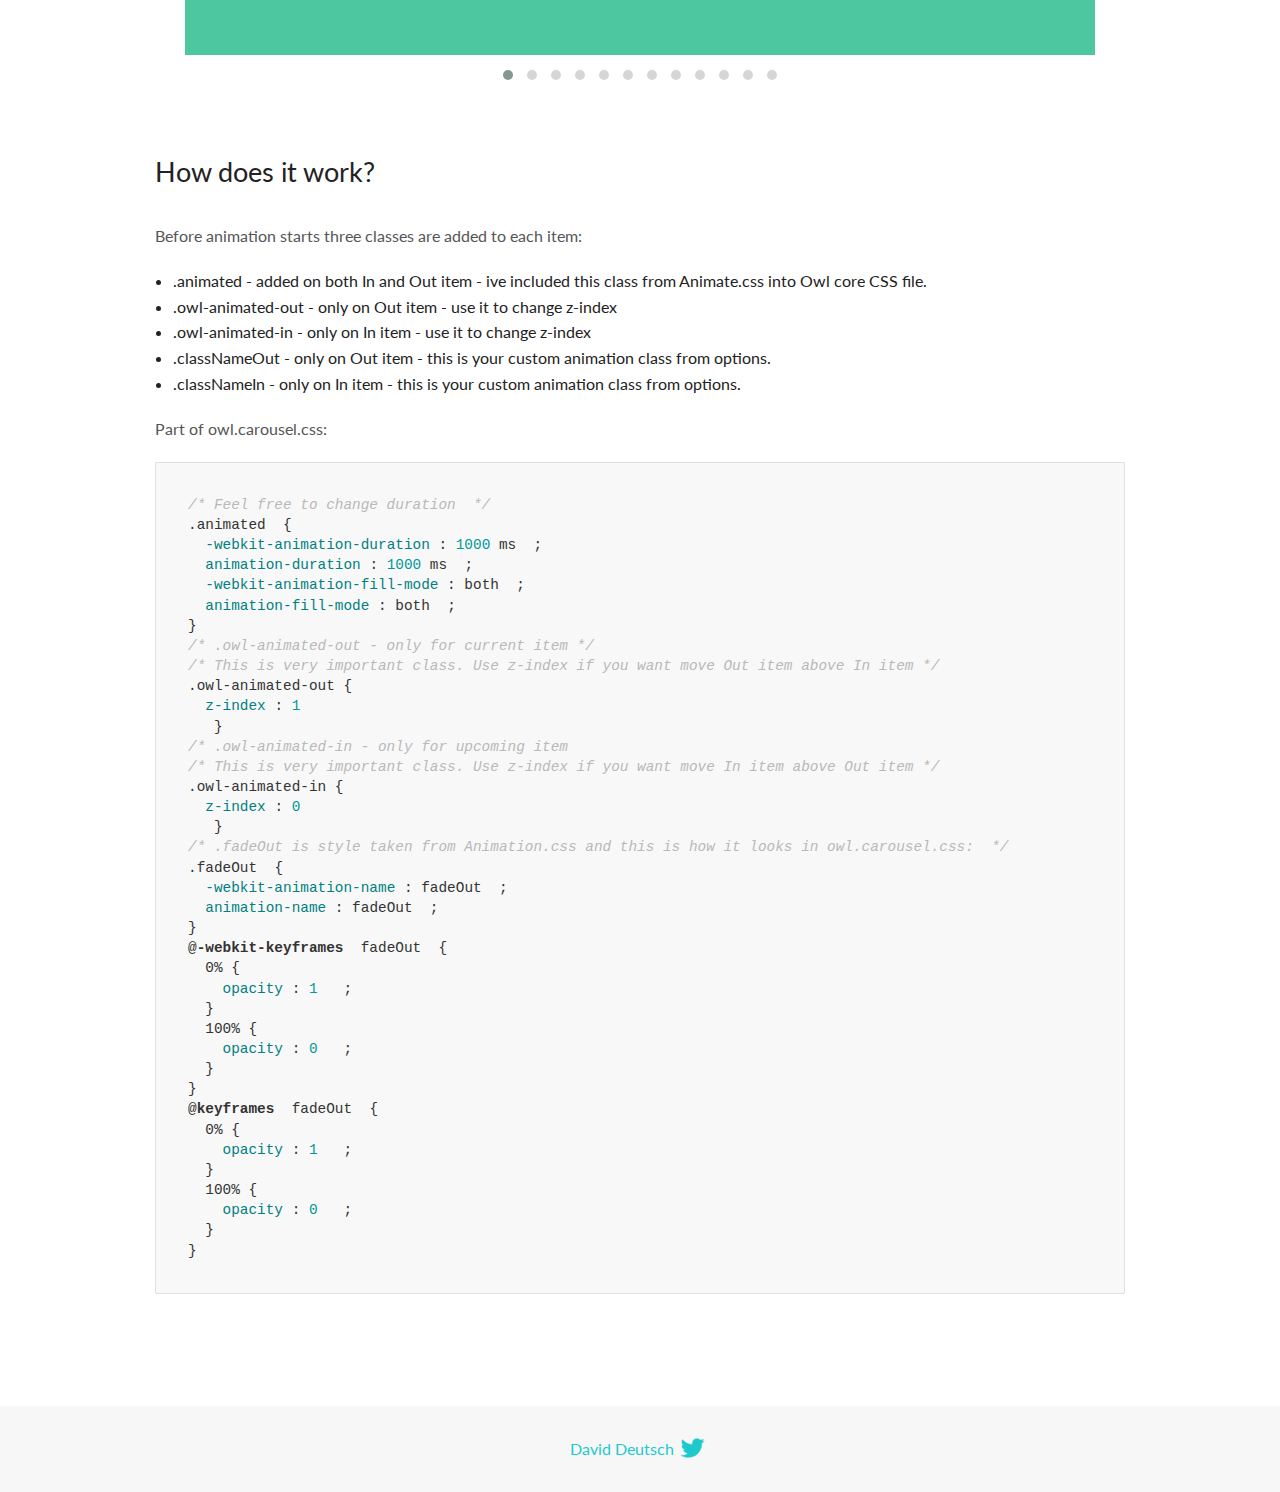
<file: css/OwlCarousel2-2.3.4/docs/demos/animate.html>
<!DOCTYPE html>
<html lang="en">
  <head>

    <!-- head -->
    <meta charset="utf-8">
    <meta name="msapplication-tap-highlight" content="no" />
    <meta name="viewport" content="width=device-width, initial-scale=1.0" />
    <meta name="description" content="Animate carousel">
    <meta name="author" content="David Deutsch">
    <title>
      Animate Demo | Owl Carousel | 2.3.4
    </title>

    <!-- Stylesheets -->
    <link href='https://fonts.googleapis.com/css?family=Lato:300,400,700,400italic,300italic' rel='stylesheet' type='text/css'>
    <link rel="stylesheet" href="../assets/css/docs.theme.min.css">

    <!-- Owl Stylesheets -->
    <link rel="stylesheet" href="../assets/owlcarousel/assets/owl.carousel.min.css">
    <link rel="stylesheet" href="../assets/owlcarousel/assets/owl.theme.default.min.css">

    <!-- HTML5 shim and Respond.js IE8 support of HTML5 elements and media queries -->

    <!--[if lt IE 9]>
      <script src="https://oss.maxcdn.com/libs/html5shiv/3.7.0/html5shiv.js"></script>
      <script src="https://oss.maxcdn.com/libs/respond.js/1.3.0/respond.min.js"></script>
    <![endif]-->

    <!-- Favicons -->
    <link rel="apple-touch-icon-precomposed" sizes="144x144" href="../assets/ico/apple-touch-icon-144-precomposed.png">
    <link rel="shortcut icon" href="../assets/ico/favicon.png">
    <link rel="shortcut icon" href="favicon.ico">

    <!-- Yeah i know js should not be in header. Its required for demos.-->

    <!-- javascript -->
    <script src="../assets/vendors/jquery.min.js"></script>
    <script src="../assets/owlcarousel/owl.carousel.js"></script>
  </head>
  <body>

    <!-- header -->
    <header class="header">
      <div class="row">
        <div class="large-12 columns">
          <div class="brand left">
            <h3>
              <a href="/OwlCarousel2/">owl.carousel.js</a> 
            </h3>
          </div>
          <a id="toggle-nav" class="right">
            <span></span> <span></span> <span></span> 
          </a> 
          <div class="nav-bar">
            <ul class="clearfix">
              <li> <a href="/OwlCarousel2/index.html">Home</a>  </li>
              <li class="active">
                <a href="/OwlCarousel2/demos/demos.html">Demos</a> 
              </li>
              <li> <a href="/OwlCarousel2/docs/started-welcome.html">Docs</a>  </li>
              <li>
                <a href="https://github.com/OwlCarousel2/OwlCarousel2/archive/2.3.4.zip">Download</a> 
                <span class="download"></span> 
              </li>
            </ul>
          </div>
        </div>
      </div>
    </header>

    <!-- title -->
    <section class="title">
      <div class="row">
        <div class="large-12 columns">
          <h1>Animate</h1>
        </div>
      </div>
    </section>

    <!--  Demos -->
    <section id="demos">
      <div class="row">
        <div class="large-12 columns">
          <div class="fadeOut owl-carousel owl-theme">
            <div class="item">
              <h4>1</h4>
            </div>
            <div class="item">
              <h4>2</h4>
            </div>
            <div class="item">
              <h4>3</h4>
            </div>
            <div class="item">
              <h4>4</h4>
            </div>
            <div class="item">
              <h4>5</h4>
            </div>
            <div class="item">
              <h4>6</h4>
            </div>
            <div class="item">
              <h4>7</h4>
            </div>
            <div class="item">
              <h4>8</h4>
            </div>
            <div class="item">
              <h4>9</h4>
            </div>
            <div class="item">
              <h4>10</h4>
            </div>
            <div class="item">
              <h4>11</h4>
            </div>
            <div class="item">
              <h4>12</h4>
            </div>
          </div>
          <h3 id="overview">Overview</h3>
          <p>To get fade out effect just set:</p>
          <pre><code>animateOut: &#39;fadeOut&#39;</code></pre>
          <blockquote>
            <p><code>fadeOut</code> value is the only built-in CSS animate style. However there are tons of additional CSS animations that you can use in Owl. Simply download
              <a href="https://daneden.github.io/animate.css/">animate.css</a>  library and you are ready to extend Owl with new fancy transitions.</p>
          </blockquote>
          <h3 id="important">Important</h3>
          <p>Animate functions work only with one item and only in browsers that support perspective property.</p>
          <h3 id="how-to-use-additional-animation-from-animate-css-library">How to use additional animation from <code>animate.css</code> library</h3>
          <ol>
            <li> <a href="https://daneden.github.io/animate.css/">Download animate.css</a>  </li>
            <li>Include animate.css into header.</li>
            <li>Set <code>animateOut</code> and <code>animateIn</code> options with the style names you picked.</li>
          </ol>
          <pre><code>$(&#39;.custom1&#39;).owlCarousel({
    animateOut: &#39;slideOutDown&#39;,
    animateIn: &#39;flipInX&#39;,
    items:1,
    margin:30,
    stagePadding:30,
    smartSpeed:450
});</code></pre>
          <p>Example with slideOutDown and flipInX</p>
          <div class="custom1 owl-carousel owl-theme">
            <div class="item">
              <h4>1</h4>
            </div>
            <div class="item">
              <h4>2</h4>
            </div>
            <div class="item">
              <h4>3</h4>
            </div>
            <div class="item">
              <h4>4</h4>
            </div>
            <div class="item">
              <h4>5</h4>
            </div>
            <div class="item">
              <h4>6</h4>
            </div>
            <div class="item">
              <h4>7</h4>
            </div>
            <div class="item">
              <h4>8</h4>
            </div>
            <div class="item">
              <h4>9</h4>
            </div>
            <div class="item">
              <h4>10</h4>
            </div>
            <div class="item">
              <h4>11</h4>
            </div>
            <div class="item">
              <h4>12</h4>
            </div>
          </div>
          <h3 id="how-does-it-work-">How does it work?</h3>
          <p>Before animation starts three classes are added to each item:</p>
          <ul>
            <li>.animated - added on both In and Out item - ive included this class from Animate.css into Owl core CSS file.</li>
            <li>.owl-animated-out - only on Out item - use it to change z-index</li>
            <li>.owl-animated-in - only on In item - use it to change z-index</li>
            <li>.classNameOut - only on Out item - this is your custom animation class from options.</li>
            <li>.classNameIn - only on In item - this is your custom animation class from options.</li>
          </ul>
          <p>Part of owl.carousel.css:</p>
          <pre><code class="language-css"><span class="comment">/* Feel free to change duration  */</span> 
<span class="class">.animated</span>  <span class="rules">{
  <span class="rule"><span class="attribute">-webkit-animation-duration</span> :<span class="value"> <span class="number">1000</span> ms</span> </span> ;
  <span class="rule"><span class="attribute">animation-duration</span> :<span class="value"> <span class="number">1000</span> ms</span> </span> ;
  <span class="rule"><span class="attribute">-webkit-animation-fill-mode</span> :<span class="value"> both</span> </span> ;
  <span class="rule"><span class="attribute">animation-fill-mode</span> :<span class="value"> both</span> </span> ;
<span class="rule">}</span> </span> 
<span class="comment">/* .owl-animated-out - only for current item */</span> 
<span class="comment">/* This is very important class. Use z-index if you want move Out item above In item */</span> 
<span class="class">.owl-animated-out</span> <span class="rules">{
  <span class="rule"><span class="attribute">z-index</span> :<span class="value"> <span class="number">1</span> 
</span> </span> </span> }
<span class="comment">/* .owl-animated-in - only for upcoming item
/* This is very important class. Use z-index if you want move In item above Out item */</span> 
<span class="class">.owl-animated-in</span> <span class="rules">{
  <span class="rule"><span class="attribute">z-index</span> :<span class="value"> <span class="number">0</span> 
</span> </span> </span> }
<span class="comment">/* .fadeOut is style taken from Animation.css and this is how it looks in owl.carousel.css:  */</span> 
<span class="class">.fadeOut</span>  <span class="rules">{
  <span class="rule"><span class="attribute">-webkit-animation-name</span> :<span class="value"> fadeOut</span> </span> ;
  <span class="rule"><span class="attribute">animation-name</span> :<span class="value"> fadeOut</span> </span> ;
<span class="rule">}</span> </span> 
<span class="at_rule">@<span class="keyword">-webkit-keyframes</span>  fadeOut </span> {
  0% <span class="rules">{
    <span class="rule"><span class="attribute">opacity</span> :<span class="value"> <span class="number">1</span> </span> </span> ;
  <span class="rule">}</span> </span> 
  100% <span class="rules">{
    <span class="rule"><span class="attribute">opacity</span> :<span class="value"> <span class="number">0</span> </span> </span> ;
  <span class="rule">}</span> </span> 
}
<span class="at_rule">@<span class="keyword">keyframes</span>  fadeOut </span> {
  0% <span class="rules">{
    <span class="rule"><span class="attribute">opacity</span> :<span class="value"> <span class="number">1</span> </span> </span> ;
  <span class="rule">}</span> </span> 
  100% <span class="rules">{
    <span class="rule"><span class="attribute">opacity</span> :<span class="value"> <span class="number">0</span> </span> </span> ;
  <span class="rule">}</span> </span> 
}</code></pre>
          <link rel="stylesheet" href="../assets/css/animate.css">
          <script>
            jQuery(document).ready(function($) {
              $('.fadeOut').owlCarousel({
                items: 1,
                animateOut: 'fadeOut',
                loop: true,
                margin: 10,
              });
              $('.custom1').owlCarousel({
                animateOut: 'slideOutDown',
                animateIn: 'flipInX',
                items: 1,
                margin: 30,
                stagePadding: 30,
                smartSpeed: 450
              });
            });
          </script>
        </div>
      </div>
    </section>

    <!-- footer -->
    <footer class="footer">
      <div class="row">
        <div class="large-12 columns">
          <h5>
            <a href="/OwlCarousel2/docs/support-contact.html">David Deutsch</a> 
            <a id="custom-tweet-button" href="https://twitter.com/share?url=https://github.com/OwlCarousel2/OwlCarousel2&text=Owl Carousel - This is so awesome! " target="_blank"></a> 
          </h5>
        </div>
      </div>
    </footer>

    <!-- vendors -->
    <script src="../assets/vendors/highlight.js"></script>
    <script src="../assets/js/app.js"></script>
  </body>
</html>
</file>
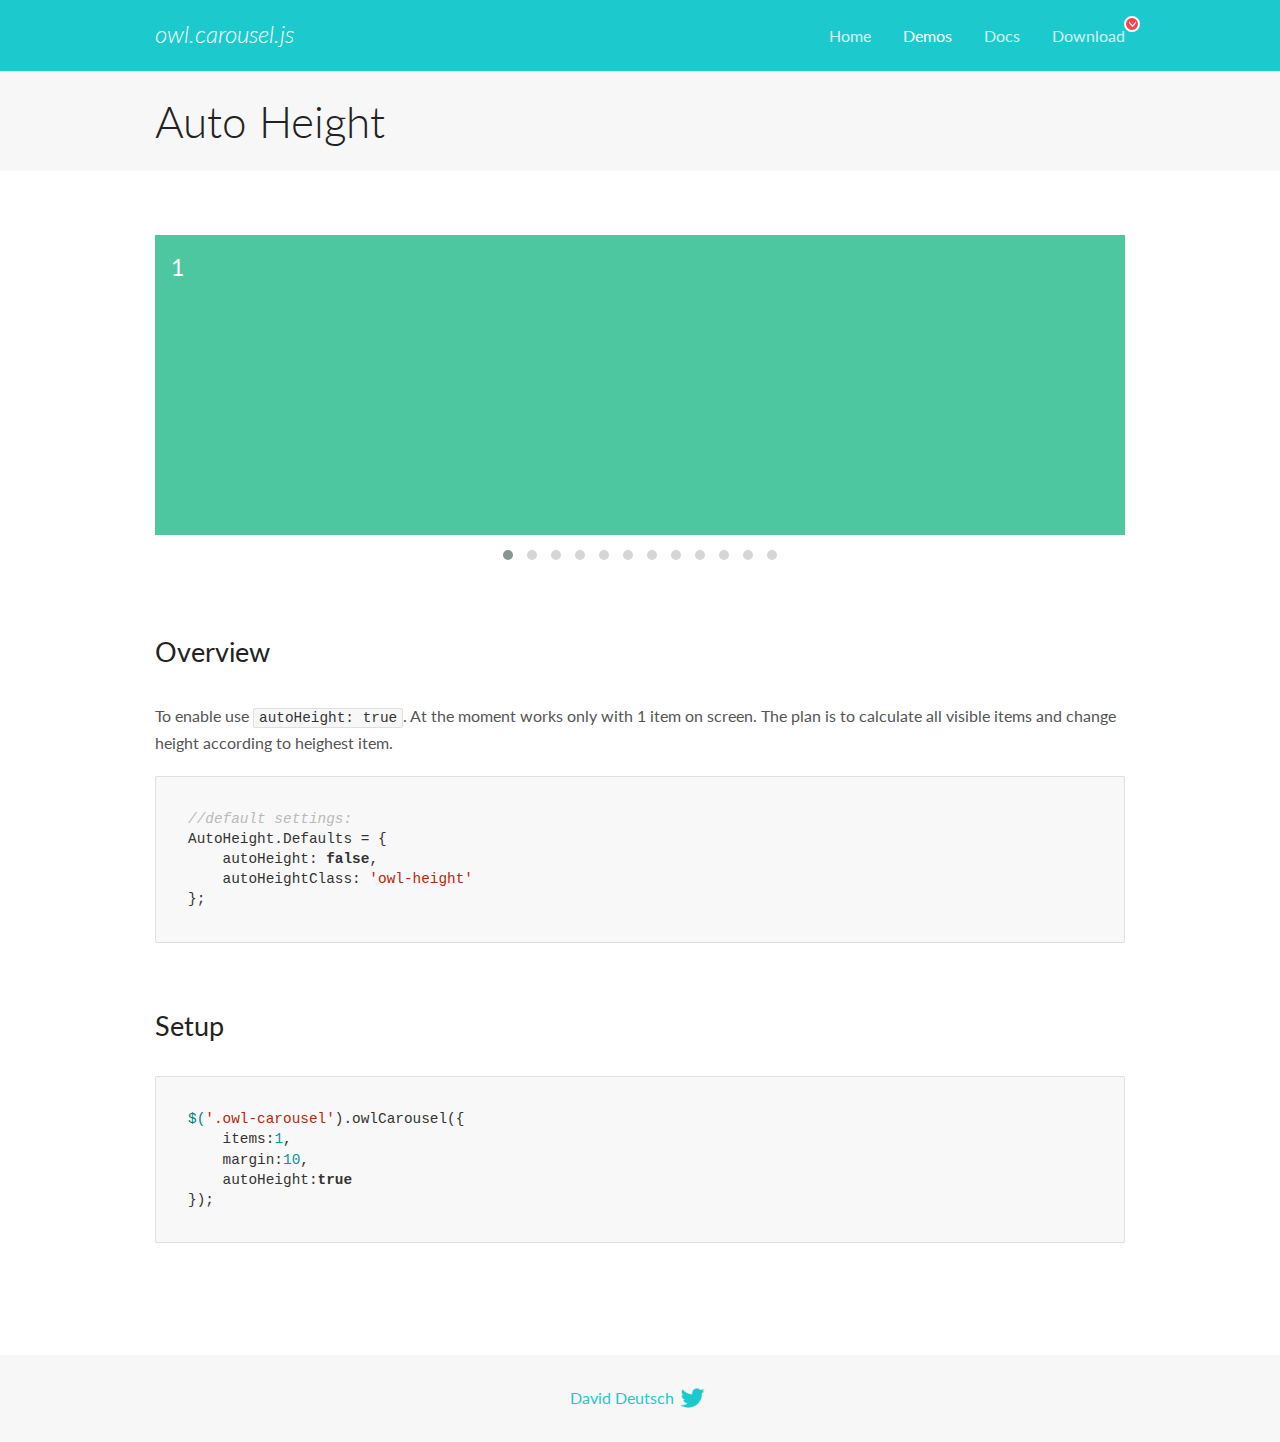
<file: css/OwlCarousel2-2.3.4/docs/demos/autoheight.html>
<!DOCTYPE html>
<html lang="en">
  <head>

    <!-- head -->
    <meta charset="utf-8">
    <meta name="msapplication-tap-highlight" content="no" />
    <meta name="viewport" content="width=device-width, initial-scale=1.0" />
    <meta name="description" content="autoHeight usage demo">
    <meta name="author" content="David Deutsch">
    <title>
      Auto Height Demo | Owl Carousel | 2.3.4
    </title>

    <!-- Stylesheets -->
    <link href='https://fonts.googleapis.com/css?family=Lato:300,400,700,400italic,300italic' rel='stylesheet' type='text/css'>
    <link rel="stylesheet" href="../assets/css/docs.theme.min.css">

    <!-- Owl Stylesheets -->
    <link rel="stylesheet" href="../assets/owlcarousel/assets/owl.carousel.min.css">
    <link rel="stylesheet" href="../assets/owlcarousel/assets/owl.theme.default.min.css">

    <!-- HTML5 shim and Respond.js IE8 support of HTML5 elements and media queries -->

    <!--[if lt IE 9]>
      <script src="https://oss.maxcdn.com/libs/html5shiv/3.7.0/html5shiv.js"></script>
      <script src="https://oss.maxcdn.com/libs/respond.js/1.3.0/respond.min.js"></script>
    <![endif]-->

    <!-- Favicons -->
    <link rel="apple-touch-icon-precomposed" sizes="144x144" href="../assets/ico/apple-touch-icon-144-precomposed.png">
    <link rel="shortcut icon" href="../assets/ico/favicon.png">
    <link rel="shortcut icon" href="favicon.ico">

    <!-- Yeah i know js should not be in header. Its required for demos.-->

    <!-- javascript -->
    <script src="../assets/vendors/jquery.min.js"></script>
    <script src="../assets/owlcarousel/owl.carousel.js"></script>
  </head>
  <body>

    <!-- header -->
    <header class="header">
      <div class="row">
        <div class="large-12 columns">
          <div class="brand left">
            <h3>
              <a href="/OwlCarousel2/">owl.carousel.js</a> 
            </h3>
          </div>
          <a id="toggle-nav" class="right">
            <span></span> <span></span> <span></span> 
          </a> 
          <div class="nav-bar">
            <ul class="clearfix">
              <li> <a href="/OwlCarousel2/index.html">Home</a>  </li>
              <li class="active">
                <a href="/OwlCarousel2/demos/demos.html">Demos</a> 
              </li>
              <li> <a href="/OwlCarousel2/docs/started-welcome.html">Docs</a>  </li>
              <li>
                <a href="https://github.com/OwlCarousel2/OwlCarousel2/archive/2.3.4.zip">Download</a> 
                <span class="download"></span> 
              </li>
            </ul>
          </div>
        </div>
      </div>
    </header>

    <!-- title -->
    <section class="title">
      <div class="row">
        <div class="large-12 columns">
          <h1>Auto Height</h1>
        </div>
      </div>
    </section>

    <!--  Demos -->
    <section id="demos">
      <div class="row">
        <div class="large-12 columns">
          <div class="owl-carousel owl-theme">
            <div class="item" style="height:300px">
              <h4>1</h4>
            </div>
            <div class="item" style="height:100px">
              <h4>2</h4>
            </div>
            <div class="item" style="height:500px">
              <h4>3</h4>
            </div>
            <div class="item" style="height:250px">
              <h4>4</h4>
            </div>
            <div class="item" style="height:400px">
              <h4>5</h4>
            </div>
            <div class="item" style="height:500px">
              <h4>6</h4>
            </div>
            <div class="item" style="height:600px">
              <h4>7</h4>
            </div>
            <div class="item" style="height:400px">
              <h4>8</h4>
            </div>
            <div class="item" style="height:300px">
              <h4>9</h4>
            </div>
            <div class="item" style="height:350px">
              <h4>10</h4>
            </div>
            <div class="item" style="height:200px">
              <h4>11</h4>
            </div>
            <div class="item" style="height:150px">
              <h4>12</h4>
            </div>
          </div>
          <h3 id="overview">Overview</h3>
          <p>To enable use <code>autoHeight: true</code>. At the moment works only with 1 item on screen. The plan is to calculate all visible items and change height according to heighest item.</p>
          <pre><code>//default settings:
AutoHeight.Defaults = {
    autoHeight: false,
    autoHeightClass: &#39;owl-height&#39;
};</code></pre>
          <h3 id="setup">Setup</h3>
          <pre><code>$(&#39;.owl-carousel&#39;).owlCarousel({
    items:1,
    margin:10,
    autoHeight:true
});</code></pre>
          <script>
            $(document).ready(function() {
              $('.owl-carousel').owlCarousel({
                items: 1,
                margin: 10,
                autoHeight: true
              });
            })
          </script>
        </div>
      </div>
    </section>

    <!-- footer -->
    <footer class="footer">
      <div class="row">
        <div class="large-12 columns">
          <h5>
            <a href="/OwlCarousel2/docs/support-contact.html">David Deutsch</a> 
            <a id="custom-tweet-button" href="https://twitter.com/share?url=https://github.com/OwlCarousel2/OwlCarousel2&text=Owl Carousel - This is so awesome! " target="_blank"></a> 
          </h5>
        </div>
      </div>
    </footer>

    <!-- vendors -->
    <script src="../assets/vendors/highlight.js"></script>
    <script src="../assets/js/app.js"></script>
  </body>
</html>
</file>
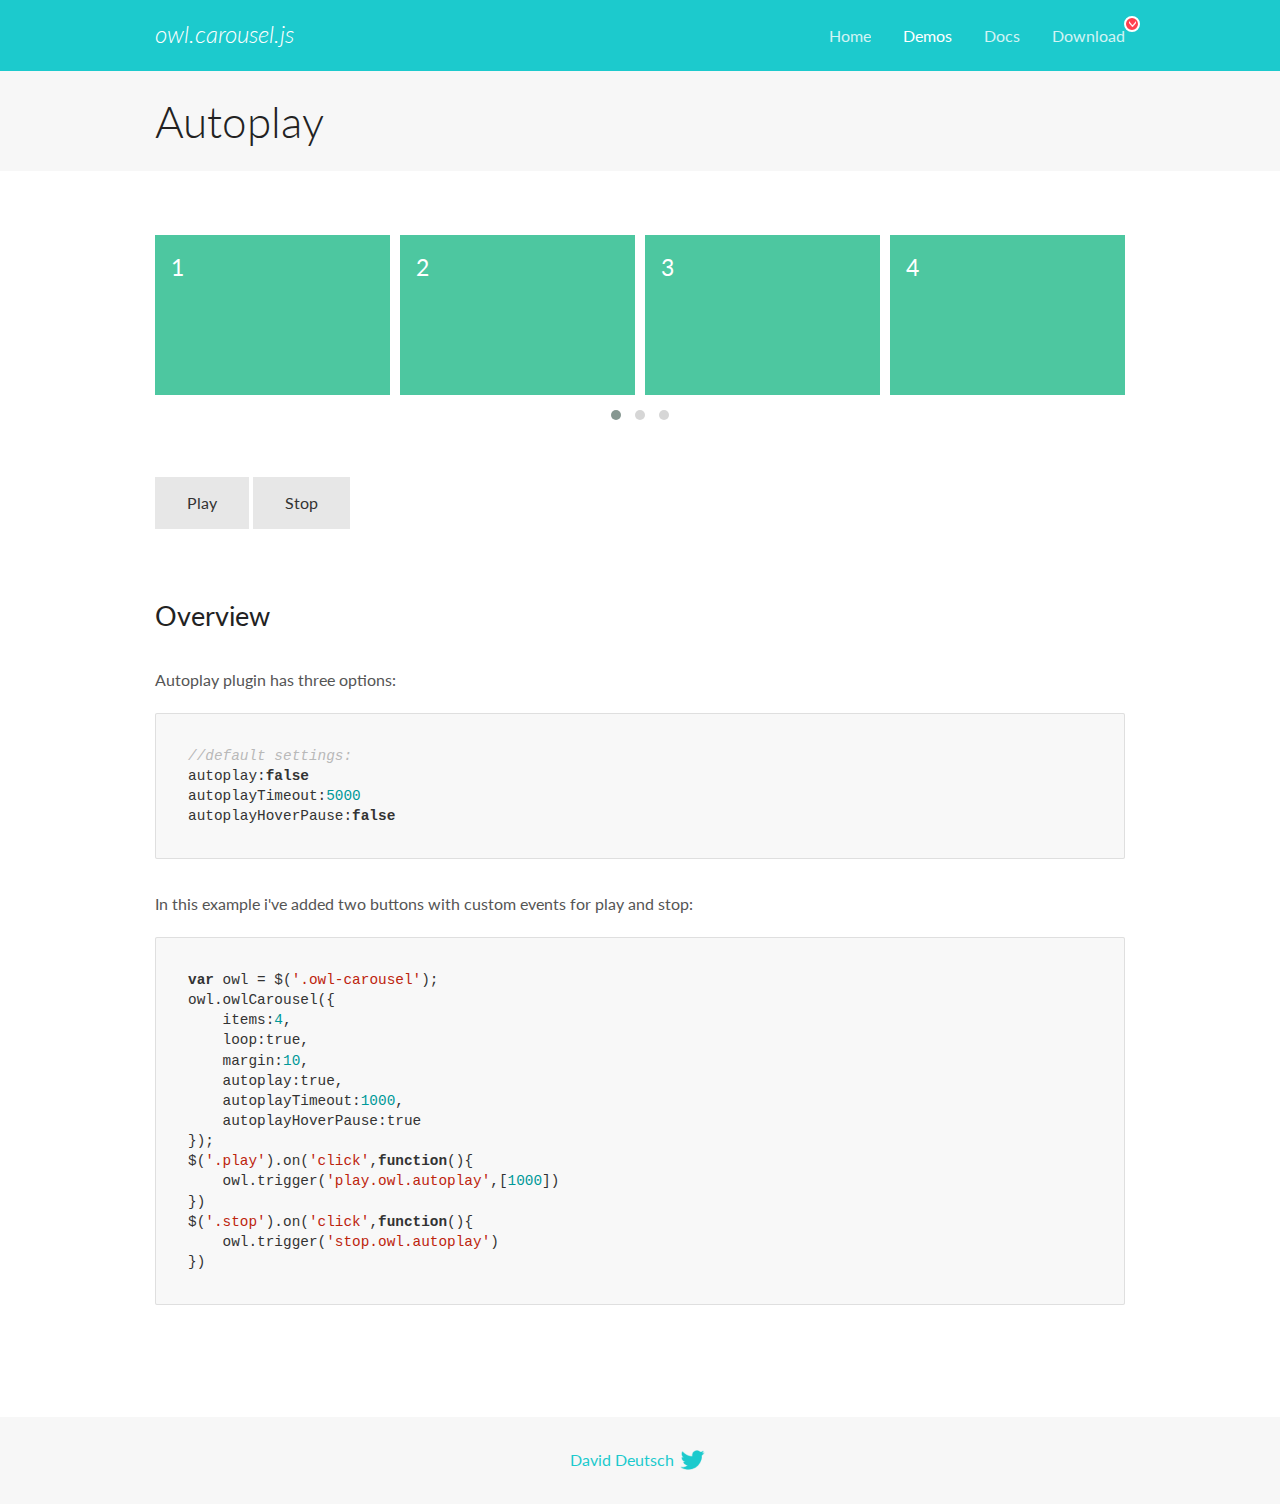
<file: css/OwlCarousel2-2.3.4/docs/demos/autoplay.html>
<!DOCTYPE html>
<html lang="en">
  <head>

    <!-- head -->
    <meta charset="utf-8">
    <meta name="msapplication-tap-highlight" content="no" />
    <meta name="viewport" content="width=device-width, initial-scale=1.0" />
    <meta name="description" content="Autoplay usage demo">
    <meta name="author" content="David Deutsch">
    <title>
      Autoplay Demo | Owl Carousel | 2.3.4
    </title>

    <!-- Stylesheets -->
    <link href='https://fonts.googleapis.com/css?family=Lato:300,400,700,400italic,300italic' rel='stylesheet' type='text/css'>
    <link rel="stylesheet" href="../assets/css/docs.theme.min.css">

    <!-- Owl Stylesheets -->
    <link rel="stylesheet" href="../assets/owlcarousel/assets/owl.carousel.min.css">
    <link rel="stylesheet" href="../assets/owlcarousel/assets/owl.theme.default.min.css">

    <!-- HTML5 shim and Respond.js IE8 support of HTML5 elements and media queries -->

    <!--[if lt IE 9]>
      <script src="https://oss.maxcdn.com/libs/html5shiv/3.7.0/html5shiv.js"></script>
      <script src="https://oss.maxcdn.com/libs/respond.js/1.3.0/respond.min.js"></script>
    <![endif]-->

    <!-- Favicons -->
    <link rel="apple-touch-icon-precomposed" sizes="144x144" href="../assets/ico/apple-touch-icon-144-precomposed.png">
    <link rel="shortcut icon" href="../assets/ico/favicon.png">
    <link rel="shortcut icon" href="favicon.ico">

    <!-- Yeah i know js should not be in header. Its required for demos.-->

    <!-- javascript -->
    <script src="../assets/vendors/jquery.min.js"></script>
    <script src="../assets/owlcarousel/owl.carousel.js"></script>
  </head>
  <body>

    <!-- header -->
    <header class="header">
      <div class="row">
        <div class="large-12 columns">
          <div class="brand left">
            <h3>
              <a href="/OwlCarousel2/">owl.carousel.js</a> 
            </h3>
          </div>
          <a id="toggle-nav" class="right">
            <span></span> <span></span> <span></span> 
          </a> 
          <div class="nav-bar">
            <ul class="clearfix">
              <li> <a href="/OwlCarousel2/index.html">Home</a>  </li>
              <li class="active">
                <a href="/OwlCarousel2/demos/demos.html">Demos</a> 
              </li>
              <li> <a href="/OwlCarousel2/docs/started-welcome.html">Docs</a>  </li>
              <li>
                <a href="https://github.com/OwlCarousel2/OwlCarousel2/archive/2.3.4.zip">Download</a> 
                <span class="download"></span> 
              </li>
            </ul>
          </div>
        </div>
      </div>
    </header>

    <!-- title -->
    <section class="title">
      <div class="row">
        <div class="large-12 columns">
          <h1>Autoplay</h1>
        </div>
      </div>
    </section>

    <!--  Demos -->
    <section id="demos">
      <div class="row">
        <div class="large-12 columns">
          <div class="owl-carousel owl-theme">
            <div class="item">
              <h4>1</h4>
            </div>
            <div class="item">
              <h4>2</h4>
            </div>
            <div class="item">
              <h4>3</h4>
            </div>
            <div class="item">
              <h4>4</h4>
            </div>
            <div class="item">
              <h4>5</h4>
            </div>
            <div class="item">
              <h4>6</h4>
            </div>
            <div class="item">
              <h4>7</h4>
            </div>
            <div class="item">
              <h4>8</h4>
            </div>
            <div class="item">
              <h4>9</h4>
            </div>
            <div class="item">
              <h4>10</h4>
            </div>
            <div class="item">
              <h4>11</h4>
            </div>
            <div class="item">
              <h4>12</h4>
            </div>
          </div>
          <a class="button secondary play">Play</a> 
          <a class="button secondary stop">Stop</a> 
          <h3 id="overview">Overview</h3>
          <p>Autoplay plugin has three options:</p>
          <pre><code>//default settings:
autoplay:false
autoplayTimeout:5000
autoplayHoverPause:false</code></pre>
          <p>In this example i&#39;ve added two buttons with custom events for play and stop:</p>
          <pre><code>var owl = $(&#39;.owl-carousel&#39;);
owl.owlCarousel({
    items:4,
    loop:true,
    margin:10,
    autoplay:true,
    autoplayTimeout:1000,
    autoplayHoverPause:true
});
$(&#39;.play&#39;).on(&#39;click&#39;,function(){
    owl.trigger(&#39;play.owl.autoplay&#39;,[1000])
})
$(&#39;.stop&#39;).on(&#39;click&#39;,function(){
    owl.trigger(&#39;stop.owl.autoplay&#39;)
})</code></pre>
          <script>
            $(document).ready(function() {
              var owl = $('.owl-carousel');
              owl.owlCarousel({
                items: 4,
                loop: true,
                margin: 10,
                autoplay: true,
                autoplayTimeout: 1000,
                autoplayHoverPause: true
              });
              $('.play').on('click', function() {
                owl.trigger('play.owl.autoplay', [1000])
              })
              $('.stop').on('click', function() {
                owl.trigger('stop.owl.autoplay')
              })
            })
          </script>
        </div>
      </div>
    </section>

    <!-- footer -->
    <footer class="footer">
      <div class="row">
        <div class="large-12 columns">
          <h5>
            <a href="/OwlCarousel2/docs/support-contact.html">David Deutsch</a> 
            <a id="custom-tweet-button" href="https://twitter.com/share?url=https://github.com/OwlCarousel2/OwlCarousel2&text=Owl Carousel - This is so awesome! " target="_blank"></a> 
          </h5>
        </div>
      </div>
    </footer>

    <!-- vendors -->
    <script src="../assets/vendors/highlight.js"></script>
    <script src="../assets/js/app.js"></script>
  </body>
</html>
</file>
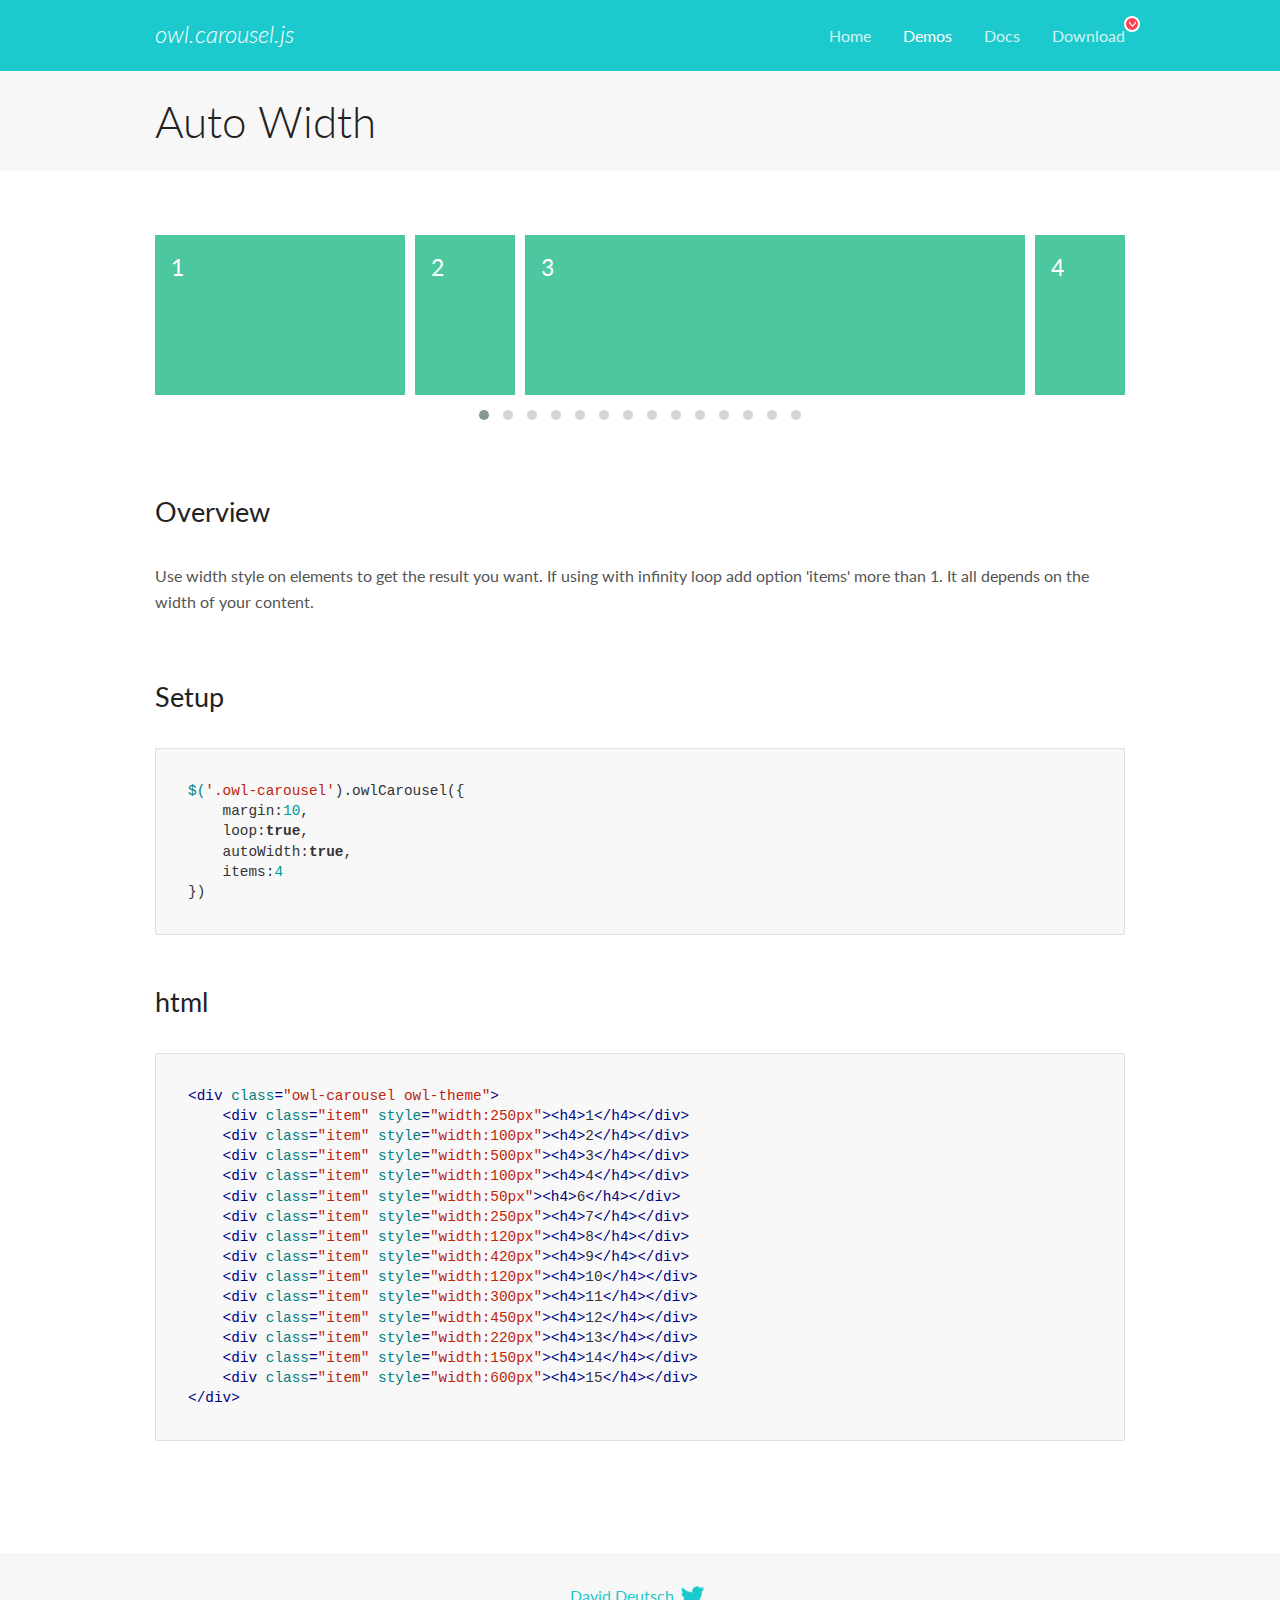
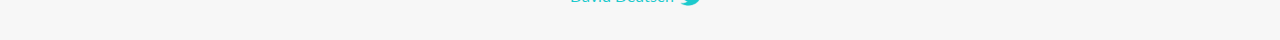
<file: css/OwlCarousel2-2.3.4/docs/demos/autowidth.html>
<!DOCTYPE html>
<html lang="en">
  <head>

    <!-- head -->
    <meta charset="utf-8">
    <meta name="msapplication-tap-highlight" content="no" />
    <meta name="viewport" content="width=device-width, initial-scale=1.0" />
    <meta name="description" content="Auto Width">
    <meta name="author" content="David Deutsch">
    <title>
      Auto Width Demo | Owl Carousel | 2.3.4
    </title>

    <!-- Stylesheets -->
    <link href='https://fonts.googleapis.com/css?family=Lato:300,400,700,400italic,300italic' rel='stylesheet' type='text/css'>
    <link rel="stylesheet" href="../assets/css/docs.theme.min.css">

    <!-- Owl Stylesheets -->
    <link rel="stylesheet" href="../assets/owlcarousel/assets/owl.carousel.min.css">
    <link rel="stylesheet" href="../assets/owlcarousel/assets/owl.theme.default.min.css">

    <!-- HTML5 shim and Respond.js IE8 support of HTML5 elements and media queries -->

    <!--[if lt IE 9]>
      <script src="https://oss.maxcdn.com/libs/html5shiv/3.7.0/html5shiv.js"></script>
      <script src="https://oss.maxcdn.com/libs/respond.js/1.3.0/respond.min.js"></script>
    <![endif]-->

    <!-- Favicons -->
    <link rel="apple-touch-icon-precomposed" sizes="144x144" href="../assets/ico/apple-touch-icon-144-precomposed.png">
    <link rel="shortcut icon" href="../assets/ico/favicon.png">
    <link rel="shortcut icon" href="favicon.ico">

    <!-- Yeah i know js should not be in header. Its required for demos.-->

    <!-- javascript -->
    <script src="../assets/vendors/jquery.min.js"></script>
    <script src="../assets/owlcarousel/owl.carousel.js"></script>
  </head>
  <body>

    <!-- header -->
    <header class="header">
      <div class="row">
        <div class="large-12 columns">
          <div class="brand left">
            <h3>
              <a href="/OwlCarousel2/">owl.carousel.js</a> 
            </h3>
          </div>
          <a id="toggle-nav" class="right">
            <span></span> <span></span> <span></span> 
          </a> 
          <div class="nav-bar">
            <ul class="clearfix">
              <li> <a href="/OwlCarousel2/index.html">Home</a>  </li>
              <li class="active">
                <a href="/OwlCarousel2/demos/demos.html">Demos</a> 
              </li>
              <li> <a href="/OwlCarousel2/docs/started-welcome.html">Docs</a>  </li>
              <li>
                <a href="https://github.com/OwlCarousel2/OwlCarousel2/archive/2.3.4.zip">Download</a> 
                <span class="download"></span> 
              </li>
            </ul>
          </div>
        </div>
      </div>
    </header>

    <!-- title -->
    <section class="title">
      <div class="row">
        <div class="large-12 columns">
          <h1>Auto Width</h1>
        </div>
      </div>
    </section>

    <!--  Demos -->
    <section id="demos">
      <div class="row">
        <div class="large-12 columns">
          <div class="owl-carousel owl-theme">
            <div class="item" style="width:250px">
              <h4>1</h4>
            </div>
            <div class="item" style="width:100px">
              <h4>2</h4>
            </div>
            <div class="item" style="width:500px">
              <h4>3</h4>
            </div>
            <div class="item" style="width:100px">
              <h4>4</h4>
            </div>
            <div class="item" style="width:50px">
              <h4>6</h4>
            </div>
            <div class="item" style="width:250px">
              <h4>7</h4>
            </div>
            <div class="item" style="width:120px">
              <h4>8</h4>
            </div>
            <div class="item" style="width:420px">
              <h4>9</h4>
            </div>
            <div class="item" style="width:120px">
              <h4>10</h4>
            </div>
            <div class="item" style="width:300px">
              <h4>11</h4>
            </div>
            <div class="item" style="width:450px">
              <h4>12</h4>
            </div>
            <div class="item" style="width:220px">
              <h4>13</h4>
            </div>
            <div class="item" style="width:150px">
              <h4>14</h4>
            </div>
            <div class="item" style="width:600px">
              <h4>15</h4>
            </div>
          </div>
          <h3 id="overview">Overview</h3>
          <p>Use width style on elements to get the result you want. If using with infinity loop add option &#39;items&#39; more than 1. It all depends on the width of your content.</p>
          <h3 id="setup">Setup</h3>
          <pre><code>$(&#39;.owl-carousel&#39;).owlCarousel({
    margin:10,
    loop:true,
    autoWidth:true,
    items:4
})</code></pre>
          <h3 id="html">html</h3>
          <pre><code>&lt;div class=&quot;owl-carousel owl-theme&quot;&gt;
    &lt;div class=&quot;item&quot; style=&quot;width:250px&quot;&gt;&lt;h4&gt;1&lt;/h4&gt;&lt;/div&gt;
    &lt;div class=&quot;item&quot; style=&quot;width:100px&quot;&gt;&lt;h4&gt;2&lt;/h4&gt;&lt;/div&gt;
    &lt;div class=&quot;item&quot; style=&quot;width:500px&quot;&gt;&lt;h4&gt;3&lt;/h4&gt;&lt;/div&gt;
    &lt;div class=&quot;item&quot; style=&quot;width:100px&quot;&gt;&lt;h4&gt;4&lt;/h4&gt;&lt;/div&gt;
    &lt;div class=&quot;item&quot; style=&quot;width:50px&quot;&gt;&lt;h4&gt;6&lt;/h4&gt;&lt;/div&gt;
    &lt;div class=&quot;item&quot; style=&quot;width:250px&quot;&gt;&lt;h4&gt;7&lt;/h4&gt;&lt;/div&gt;
    &lt;div class=&quot;item&quot; style=&quot;width:120px&quot;&gt;&lt;h4&gt;8&lt;/h4&gt;&lt;/div&gt;
    &lt;div class=&quot;item&quot; style=&quot;width:420px&quot;&gt;&lt;h4&gt;9&lt;/h4&gt;&lt;/div&gt;
    &lt;div class=&quot;item&quot; style=&quot;width:120px&quot;&gt;&lt;h4&gt;10&lt;/h4&gt;&lt;/div&gt;
    &lt;div class=&quot;item&quot; style=&quot;width:300px&quot;&gt;&lt;h4&gt;11&lt;/h4&gt;&lt;/div&gt;
    &lt;div class=&quot;item&quot; style=&quot;width:450px&quot;&gt;&lt;h4&gt;12&lt;/h4&gt;&lt;/div&gt;
    &lt;div class=&quot;item&quot; style=&quot;width:220px&quot;&gt;&lt;h4&gt;13&lt;/h4&gt;&lt;/div&gt;
    &lt;div class=&quot;item&quot; style=&quot;width:150px&quot;&gt;&lt;h4&gt;14&lt;/h4&gt;&lt;/div&gt;
    &lt;div class=&quot;item&quot; style=&quot;width:600px&quot;&gt;&lt;h4&gt;15&lt;/h4&gt;&lt;/div&gt;
&lt;/div&gt;</code></pre>
          <script>
            $(document).ready(function() {
              $('.owl-carousel').owlCarousel({
                margin: 10,
                loop: true,
                autoWidth: true,
                items: 4
              })
            })
          </script>
        </div>
      </div>
    </section>

    <!-- footer -->
    <footer class="footer">
      <div class="row">
        <div class="large-12 columns">
          <h5>
            <a href="/OwlCarousel2/docs/support-contact.html">David Deutsch</a> 
            <a id="custom-tweet-button" href="https://twitter.com/share?url=https://github.com/OwlCarousel2/OwlCarousel2&text=Owl Carousel - This is so awesome! " target="_blank"></a> 
          </h5>
        </div>
      </div>
    </footer>

    <!-- vendors -->
    <script src="../assets/vendors/highlight.js"></script>
    <script src="../assets/js/app.js"></script>
  </body>
</html>
</file>
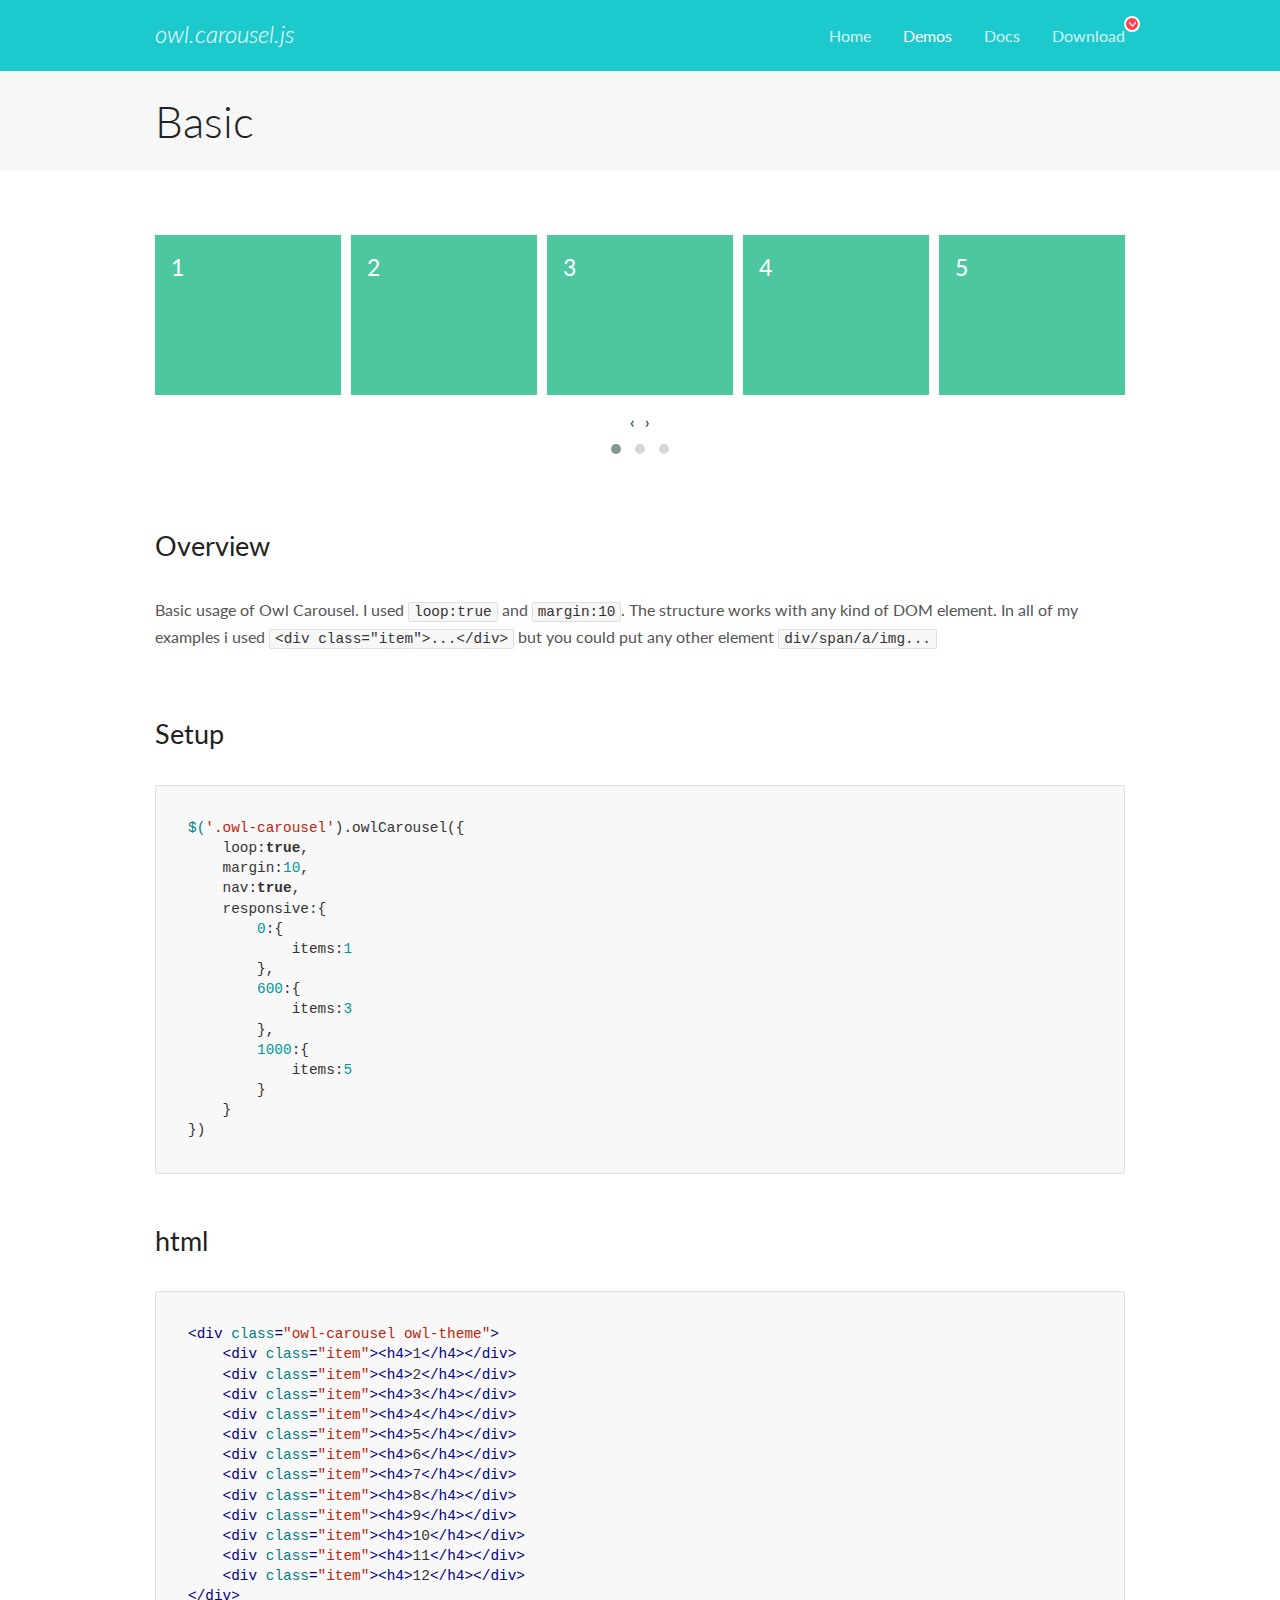
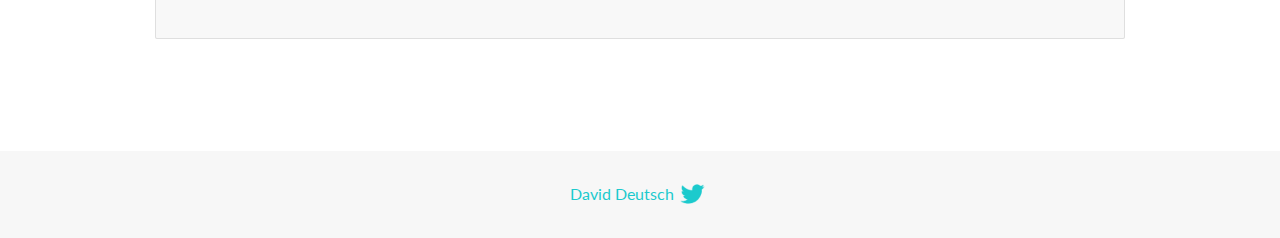
<file: css/OwlCarousel2-2.3.4/docs/demos/basic.html>
<!DOCTYPE html>
<html lang="en">
  <head>

    <!-- head -->
    <meta charset="utf-8">
    <meta name="msapplication-tap-highlight" content="no" />
    <meta name="viewport" content="width=device-width, initial-scale=1.0" />
    <meta name="description" content="Basic usage demo">
    <meta name="author" content="David Deutsch">
    <title>
      Basic Demo | Owl Carousel | 2.3.4
    </title>

    <!-- Stylesheets -->
    <link href='https://fonts.googleapis.com/css?family=Lato:300,400,700,400italic,300italic' rel='stylesheet' type='text/css'>
    <link rel="stylesheet" href="../assets/css/docs.theme.min.css">

    <!-- Owl Stylesheets -->
    <link rel="stylesheet" href="../assets/owlcarousel/assets/owl.carousel.min.css">
    <link rel="stylesheet" href="../assets/owlcarousel/assets/owl.theme.default.min.css">

    <!-- HTML5 shim and Respond.js IE8 support of HTML5 elements and media queries -->

    <!--[if lt IE 9]>
      <script src="https://oss.maxcdn.com/libs/html5shiv/3.7.0/html5shiv.js"></script>
      <script src="https://oss.maxcdn.com/libs/respond.js/1.3.0/respond.min.js"></script>
    <![endif]-->

    <!-- Favicons -->
    <link rel="apple-touch-icon-precomposed" sizes="144x144" href="../assets/ico/apple-touch-icon-144-precomposed.png">
    <link rel="shortcut icon" href="../assets/ico/favicon.png">
    <link rel="shortcut icon" href="favicon.ico">

    <!-- Yeah i know js should not be in header. Its required for demos.-->

    <!-- javascript -->
    <script src="../assets/vendors/jquery.min.js"></script>
    <script src="../assets/owlcarousel/owl.carousel.js"></script>
  </head>
  <body>

    <!-- header -->
    <header class="header">
      <div class="row">
        <div class="large-12 columns">
          <div class="brand left">
            <h3>
              <a href="/OwlCarousel2/">owl.carousel.js</a> 
            </h3>
          </div>
          <a id="toggle-nav" class="right">
            <span></span> <span></span> <span></span> 
          </a> 
          <div class="nav-bar">
            <ul class="clearfix">
              <li> <a href="/OwlCarousel2/index.html">Home</a>  </li>
              <li class="active">
                <a href="/OwlCarousel2/demos/demos.html">Demos</a> 
              </li>
              <li> <a href="/OwlCarousel2/docs/started-welcome.html">Docs</a>  </li>
              <li>
                <a href="https://github.com/OwlCarousel2/OwlCarousel2/archive/2.3.4.zip">Download</a> 
                <span class="download"></span> 
              </li>
            </ul>
          </div>
        </div>
      </div>
    </header>

    <!-- title -->
    <section class="title">
      <div class="row">
        <div class="large-12 columns">
          <h1>Basic</h1>
        </div>
      </div>
    </section>

    <!--  Demos -->
    <section id="demos">
      <div class="row">
        <div class="large-12 columns">
          <div class="owl-carousel owl-theme">
            <div class="item">
              <h4>1</h4>
            </div>
            <div class="item">
              <h4>2</h4>
            </div>
            <div class="item">
              <h4>3</h4>
            </div>
            <div class="item">
              <h4>4</h4>
            </div>
            <div class="item">
              <h4>5</h4>
            </div>
            <div class="item">
              <h4>6</h4>
            </div>
            <div class="item">
              <h4>7</h4>
            </div>
            <div class="item">
              <h4>8</h4>
            </div>
            <div class="item">
              <h4>9</h4>
            </div>
            <div class="item">
              <h4>10</h4>
            </div>
            <div class="item">
              <h4>11</h4>
            </div>
            <div class="item">
              <h4>12</h4>
            </div>
          </div>
          <h3 id="overview">Overview</h3>
          <p>Basic usage of Owl Carousel. I used <code>loop:true</code> and <code>margin:10</code>. The structure works with any kind of DOM element. In all of my examples i used <code>&lt;div class=&quot;item&quot;&gt;...&lt;/div&gt;</code> but you could
            put any other element <code>div/span/a/img...</code></p>
          <h3 id="setup">Setup</h3>
          <pre><code>$(&#39;.owl-carousel&#39;).owlCarousel({
    loop:true,
    margin:10,
    nav:true,
    responsive:{
        0:{
            items:1
        },
        600:{
            items:3
        },
        1000:{
            items:5
        }
    }
})</code></pre>
          <h3 id="html">html</h3>
          <pre><code>&lt;div class=&quot;owl-carousel owl-theme&quot;&gt;
    &lt;div class=&quot;item&quot;&gt;&lt;h4&gt;1&lt;/h4&gt;&lt;/div&gt;
    &lt;div class=&quot;item&quot;&gt;&lt;h4&gt;2&lt;/h4&gt;&lt;/div&gt;
    &lt;div class=&quot;item&quot;&gt;&lt;h4&gt;3&lt;/h4&gt;&lt;/div&gt;
    &lt;div class=&quot;item&quot;&gt;&lt;h4&gt;4&lt;/h4&gt;&lt;/div&gt;
    &lt;div class=&quot;item&quot;&gt;&lt;h4&gt;5&lt;/h4&gt;&lt;/div&gt;
    &lt;div class=&quot;item&quot;&gt;&lt;h4&gt;6&lt;/h4&gt;&lt;/div&gt;
    &lt;div class=&quot;item&quot;&gt;&lt;h4&gt;7&lt;/h4&gt;&lt;/div&gt;
    &lt;div class=&quot;item&quot;&gt;&lt;h4&gt;8&lt;/h4&gt;&lt;/div&gt;
    &lt;div class=&quot;item&quot;&gt;&lt;h4&gt;9&lt;/h4&gt;&lt;/div&gt;
    &lt;div class=&quot;item&quot;&gt;&lt;h4&gt;10&lt;/h4&gt;&lt;/div&gt;
    &lt;div class=&quot;item&quot;&gt;&lt;h4&gt;11&lt;/h4&gt;&lt;/div&gt;
    &lt;div class=&quot;item&quot;&gt;&lt;h4&gt;12&lt;/h4&gt;&lt;/div&gt;
&lt;/div&gt;</code></pre>
          <script>
            $(document).ready(function() {
              var owl = $('.owl-carousel');
              owl.owlCarousel({
                margin: 10,
                nav: true,
                loop: true,
                responsive: {
                  0: {
                    items: 1
                  },
                  600: {
                    items: 3
                  },
                  1000: {
                    items: 5
                  }
                }
              })
            })
          </script>
        </div>
      </div>
    </section>

    <!-- footer -->
    <footer class="footer">
      <div class="row">
        <div class="large-12 columns">
          <h5>
            <a href="/OwlCarousel2/docs/support-contact.html">David Deutsch</a> 
            <a id="custom-tweet-button" href="https://twitter.com/share?url=https://github.com/OwlCarousel2/OwlCarousel2&text=Owl Carousel - This is so awesome! " target="_blank"></a> 
          </h5>
        </div>
      </div>
    </footer>

    <!-- vendors -->
    <script src="../assets/vendors/highlight.js"></script>
    <script src="../assets/js/app.js"></script>
  </body>
</html>
</file>
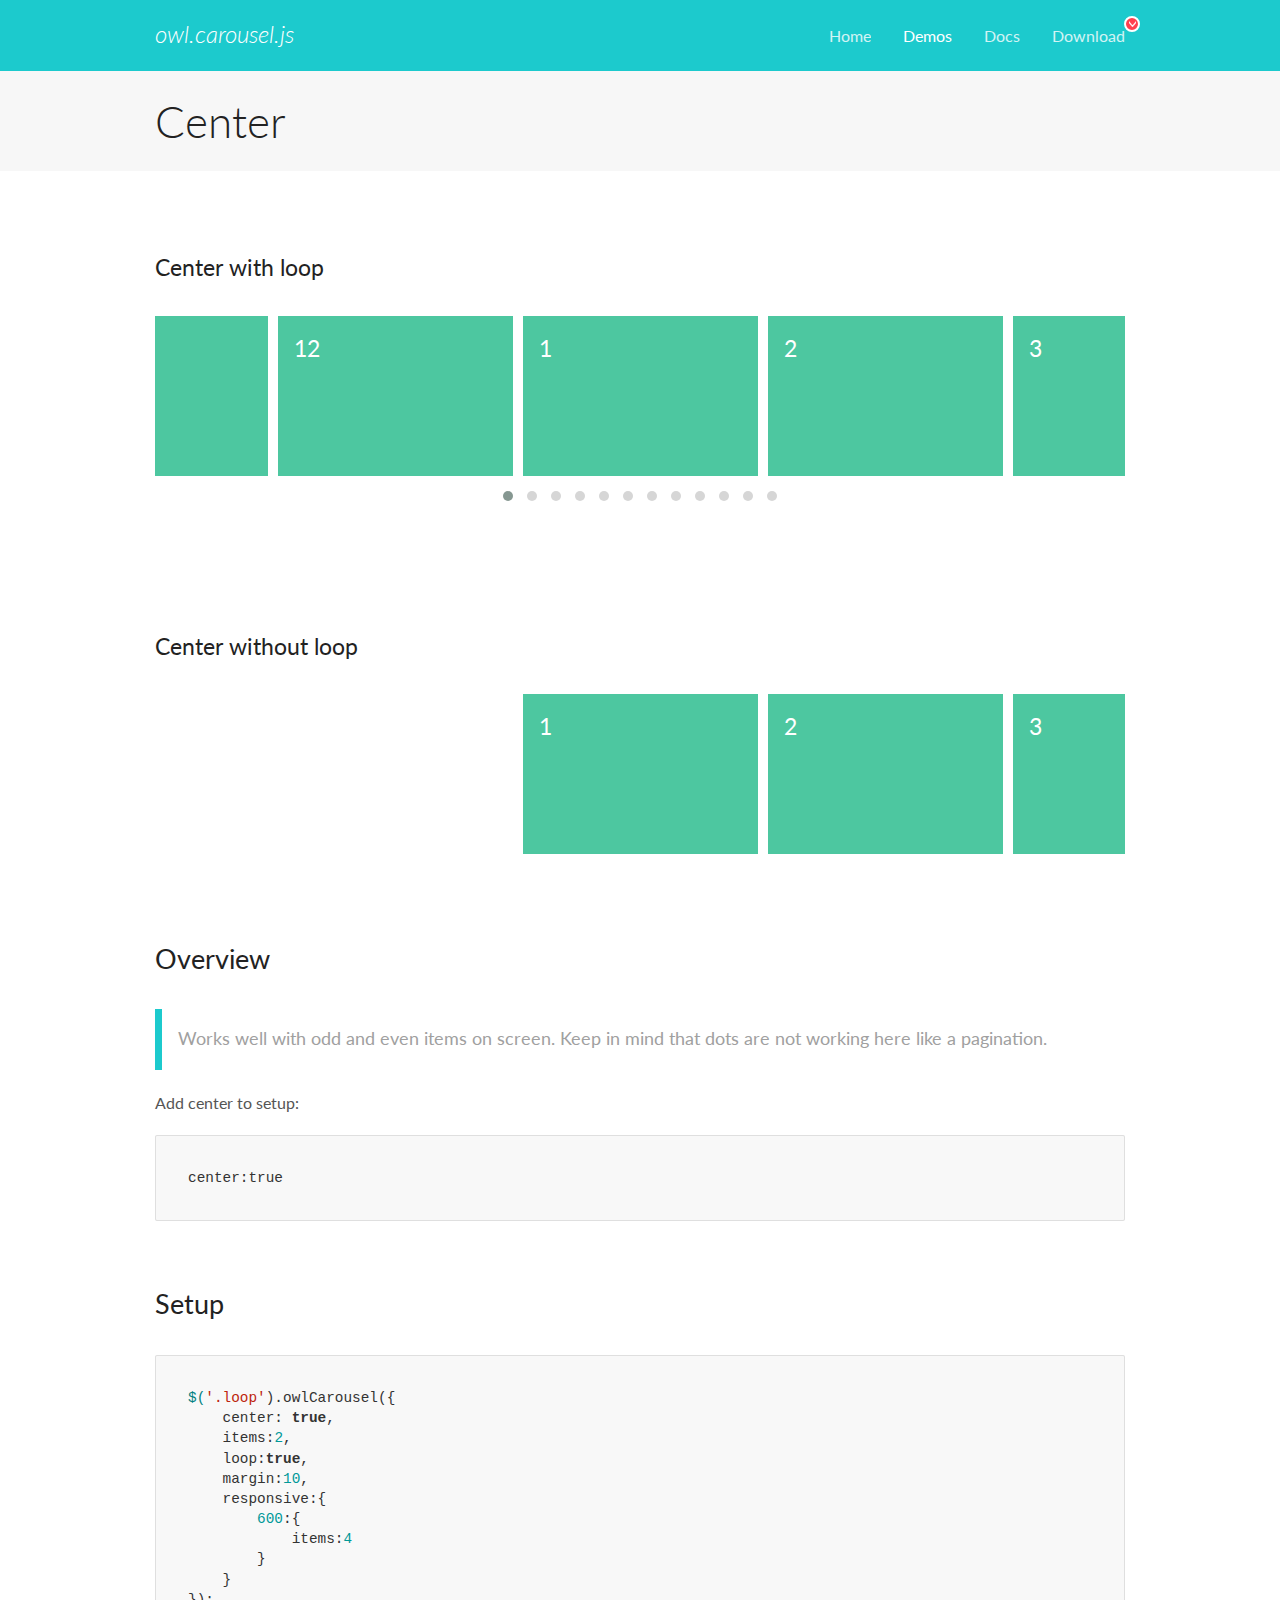
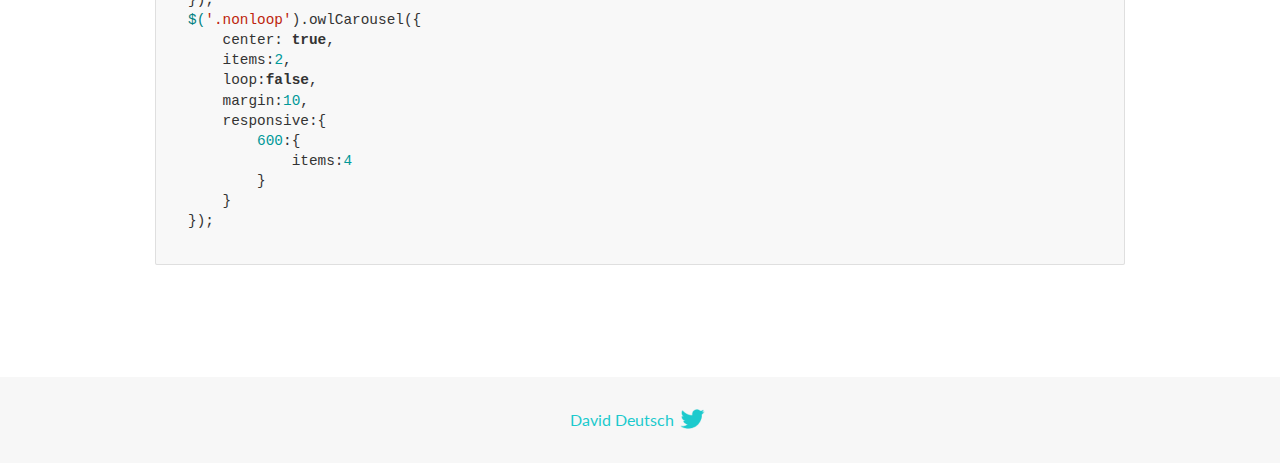
<file: css/OwlCarousel2-2.3.4/docs/demos/center.html>
<!DOCTYPE html>
<html lang="en">
  <head>

    <!-- head -->
    <meta charset="utf-8">
    <meta name="msapplication-tap-highlight" content="no" />
    <meta name="viewport" content="width=device-width, initial-scale=1.0" />
    <meta name="description" content="Center carousel">
    <meta name="author" content="David Deutsch">
    <title>
      Center Demo | Owl Carousel | 2.3.4
    </title>

    <!-- Stylesheets -->
    <link href='https://fonts.googleapis.com/css?family=Lato:300,400,700,400italic,300italic' rel='stylesheet' type='text/css'>
    <link rel="stylesheet" href="../assets/css/docs.theme.min.css">

    <!-- Owl Stylesheets -->
    <link rel="stylesheet" href="../assets/owlcarousel/assets/owl.carousel.min.css">
    <link rel="stylesheet" href="../assets/owlcarousel/assets/owl.theme.default.min.css">

    <!-- HTML5 shim and Respond.js IE8 support of HTML5 elements and media queries -->

    <!--[if lt IE 9]>
      <script src="https://oss.maxcdn.com/libs/html5shiv/3.7.0/html5shiv.js"></script>
      <script src="https://oss.maxcdn.com/libs/respond.js/1.3.0/respond.min.js"></script>
    <![endif]-->

    <!-- Favicons -->
    <link rel="apple-touch-icon-precomposed" sizes="144x144" href="../assets/ico/apple-touch-icon-144-precomposed.png">
    <link rel="shortcut icon" href="../assets/ico/favicon.png">
    <link rel="shortcut icon" href="favicon.ico">

    <!-- Yeah i know js should not be in header. Its required for demos.-->

    <!-- javascript -->
    <script src="../assets/vendors/jquery.min.js"></script>
    <script src="../assets/owlcarousel/owl.carousel.js"></script>
  </head>
  <body>

    <!-- header -->
    <header class="header">
      <div class="row">
        <div class="large-12 columns">
          <div class="brand left">
            <h3>
              <a href="/OwlCarousel2/">owl.carousel.js</a> 
            </h3>
          </div>
          <a id="toggle-nav" class="right">
            <span></span> <span></span> <span></span> 
          </a> 
          <div class="nav-bar">
            <ul class="clearfix">
              <li> <a href="/OwlCarousel2/index.html">Home</a>  </li>
              <li class="active">
                <a href="/OwlCarousel2/demos/demos.html">Demos</a> 
              </li>
              <li> <a href="/OwlCarousel2/docs/started-welcome.html">Docs</a>  </li>
              <li>
                <a href="https://github.com/OwlCarousel2/OwlCarousel2/archive/2.3.4.zip">Download</a> 
                <span class="download"></span> 
              </li>
            </ul>
          </div>
        </div>
      </div>
    </header>

    <!-- title -->
    <section class="title">
      <div class="row">
        <div class="large-12 columns">
          <h1>Center</h1>
        </div>
      </div>
    </section>

    <!--  Demos -->
    <section id="demos">
      <div class="row">
        <div class="large-12 columns">
          <h4 id="center-with-loop">Center with loop</h4>
          <div class="loop owl-carousel owl-theme">
            <div class="item">
              <h4>1</h4>
            </div>
            <div class="item">
              <h4>2</h4>
            </div>
            <div class="item">
              <h4>3</h4>
            </div>
            <div class="item">
              <h4>4</h4>
            </div>
            <div class="item">
              <h4>5</h4>
            </div>
            <div class="item">
              <h4>6</h4>
            </div>
            <div class="item">
              <h4>7</h4>
            </div>
            <div class="item">
              <h4>8</h4>
            </div>
            <div class="item">
              <h4>9</h4>
            </div>
            <div class="item">
              <h4>10</h4>
            </div>
            <div class="item">
              <h4>11</h4>
            </div>
            <div class="item">
              <h4>12</h4>
            </div>
          </div>
          <br>
          <h4 id="center-without-loop">Center without loop</h4>
          <div class="nonloop owl-carousel">
            <div class="item">
              <h4>1</h4>
            </div>
            <div class="item">
              <h4>2</h4>
            </div>
            <div class="item">
              <h4>3</h4>
            </div>
            <div class="item">
              <h4>4</h4>
            </div>
            <div class="item">
              <h4>5</h4>
            </div>
            <div class="item">
              <h4>6</h4>
            </div>
            <div class="item">
              <h4>7</h4>
            </div>
            <div class="item">
              <h4>8</h4>
            </div>
            <div class="item">
              <h4>9</h4>
            </div>
            <div class="item">
              <h4>10</h4>
            </div>
            <div class="item">
              <h4>11</h4>
            </div>
            <div class="item">
              <h4>12</h4>
            </div>
          </div>
          <h3 id="overview">Overview</h3>
          <blockquote>
            <p>Works well with odd and even items on screen. Keep in mind that dots are not working here like a pagination.</p>
          </blockquote>
          <p>Add center to setup:</p>
          <pre><code>center:true</code></pre>
          <h3 id="setup">Setup</h3>
          <pre><code>$(&#39;.loop&#39;).owlCarousel({
    center: true,
    items:2,
    loop:true,
    margin:10,
    responsive:{
        600:{
            items:4
        }
    }
});
$(&#39;.nonloop&#39;).owlCarousel({
    center: true,
    items:2,
    loop:false,
    margin:10,
    responsive:{
        600:{
            items:4
        }
    }
});</code></pre>
          <script>
            jQuery(document).ready(function($) {
              $('.loop').owlCarousel({
                center: true,
                items: 2,
                loop: true,
                margin: 10,
                responsive: {
                  600: {
                    items: 4
                  }
                }
              });
              $('.nonloop').owlCarousel({
                center: true,
                items: 2,
                loop: false,
                margin: 10,
                responsive: {
                  600: {
                    items: 4
                  }
                }
              });
            });
          </script>
        </div>
      </div>
    </section>

    <!-- footer -->
    <footer class="footer">
      <div class="row">
        <div class="large-12 columns">
          <h5>
            <a href="/OwlCarousel2/docs/support-contact.html">David Deutsch</a> 
            <a id="custom-tweet-button" href="https://twitter.com/share?url=https://github.com/OwlCarousel2/OwlCarousel2&text=Owl Carousel - This is so awesome! " target="_blank"></a> 
          </h5>
        </div>
      </div>
    </footer>

    <!-- vendors -->
    <script src="../assets/vendors/highlight.js"></script>
    <script src="../assets/js/app.js"></script>
  </body>
</html>
</file>
<file: corporate-original/css/pace-theme.css>
.pace {
  -webkit-pointer-events: none;
  pointer-events: none;

  -webkit-user-select: none;
  -moz-user-select: none;
  user-select: none;

  -webkit-perspective: 12rem;
  -moz-perspective: 12rem;
  -ms-perspective: 12rem;
  -o-perspective: 12rem;
  perspective: 12rem;

  z-index: 2000;
  position: fixed;
  height: 18rem;
  width: 18rem;
  margin: auto;
  top: 0;
  left: 0;
  right: 0;
  bottom: 0;
}

.pace.pace-inactive .pace-progress {
  display: none;
}

.pace .pace-progress {
  position: fixed;
  z-index: 2000;
  display: block;
  position: absolute;
  left: 0;
  top: 0;
  height: 18rem;
  width: 18rem !important;
  line-height: 18rem;
  font-size: 6rem;
  border-radius: 50%;
  background: rgba(255,0,0, 0.8);
  color: #fff;
  font-family: "Helvetica Neue", sans-serif;
  font-weight: 100;
  text-align: center;

  -webkit-animation: pace-theme-center-circle-spin linear infinite 2s;
  -moz-animation: pace-theme-center-circle-spin linear infinite 2s;
  -ms-animation: pace-theme-center-circle-spin linear infinite 2s;
  -o-animation: pace-theme-center-circle-spin linear infinite 2s;
  animation: pace-theme-center-circle-spin linear infinite 2s;

  -webkit-transform-style: preserve-3d;
  -moz-transform-style: preserve-3d;
  -ms-transform-style: preserve-3d;
  -o-transform-style: preserve-3d;
  transform-style: preserve-3d;
}

.pace .pace-progress:after {
  content: attr(data-progress-text);
  display: block;
}

@-webkit-keyframes pace-theme-center-circle-spin {
  from { -webkit-transform: rotateY(0deg) }
  to { -webkit-transform: rotateY(360deg) }
}

@-moz-keyframes pace-theme-center-circle-spin {
  from { -moz-transform: rotateY(0deg) }
  to { -moz-transform: rotateY(360deg) }
}

@-ms-keyframes pace-theme-center-circle-spin {
  from { -ms-transform: rotateY(0deg) }
  to { -ms-transform: rotateY(360deg) }
}

@-o-keyframes pace-theme-center-circle-spin {
  from { -o-transform: rotateY(0deg) }
  to { -o-transform: rotateY(360deg) }
}

@keyframes pace-theme-center-circle-spin {
  from { transform: rotateY(0deg) }
  to { transform: rotateY(360deg) }
}
</file>
<file: corporate-original/style.css>
header{
	color: #fff;
	height: 112px;
	line-height: 112px;
	position: fixed;
	width: 100%;
	z-index: 100;
}

header a.logo
{
	float: left;
}

header nav
{
	float: right;
	font-weight: bold;

}

header nav ul li
{
	padding-left: 30px;
}

header nav ul li a
{
	color: #fff;
	transition: all 0.3s ease-in;
	-webkit-transition: all 0.3s ease-in;
	-moz-transition: all 0.3s ease-in;
	-o-transition: all 0.3s ease-in;

}

header nav ul li a:hover, header nav ul li a:focus
{
	color: #e74c3c;
	text-decoration: none;
}

/***** slider section *****/

.slider,.slider ul.slider-carousel, .slider ul.slider-carousel li{
	height: 600px;
	width: 100%;
	text-align: center;
	color: #fff;
}

.slider ul.slider-carousel li h1
{
	margin-top: 150px;
	margin-bottom: 30px;
	color: #fff;
}

.slider ul.slider-carousel li p
{
	margin-bottom: 50px;
}

.slider ul.slider-carousel li a
{
	padding: 10px 50px;
	margin-right: 30px;
	color: #fff;
	font-weight: bold;
	transition:all 0.3s ease-in;
	-webkit-transition:all 0.3s ease-in;
	-moz-transition:all 0.3s ease-in;
	-o-transition:all 0.3s ease-in;
}

.slider ul.slider-carousel li a:last-child
{
	margin-right: 0px;
}

.img1
{
	background:url(img/slider/slider1.png);
	background-size: 100% 100%;
}

.img2
{
	background:url(img/slider/slider2.png);
	background-size: 100% 100%;
}

.img3
{
	background:url(img/slider/slider3.png);
	background-size: 100% 100%;
}

.slider ul.slider-carousel li a.cta1:hover
{
	background-color: #ff695a;
	border-radius: 5px;
	-webkit-border-radius: 5px;
	-moz-border-radius: 5px;
}
.slider ul.slider-carousel li a.cta2:hover
{
	background-color: #3f9cfa;
	border-radius: 5px;
	-webkit-border-radius: 5px;
	-moz-border-radius: 5px;
}

.slider ul.sliderpager li
{
	padding: 0 3px;
	height: 28px;
	line-height: 28px;
}

.slider ul.sliderpager li a
{
	color: #34495e;
}

.slider ul.sliderpager li.selected a{
	color: #e74c3c;
}

/**** services section ****/

.services
{
	text-align: center;
}

.services .services-content i
{
	font-size: 32px;
	color: #555;
}

.services-header,.portfolio-header,.team-header,.testimonials-header,.blog-header,.contact-header{
	margin-bottom: 42px;
	text-align: center;
}

.portfolio{
	
	color: #fff;
	background:url('img/portfolio/portfolio-bg.png');
	background-attachment: fixed;
	background-size: 100% 100%;
}

.portfolio .inner-content
{
	position: relative;
	width: 265px;
	height: 225px;

}

.portfolio .inner-content img
{
	width: 100%;
	height: 100%
}

.portfolio .inner-content .overlay-content
{
	position: absolute;
	top: 100%;
	left: 0px;
	text-align: center;
	background: rgba(0,0,0,0.8);
	width: 100%;
	height: 100%;
	transition: all 0.3s ease-in;
	-webkit-transition: all 0.3s ease-in;
	-moz-transition: all 0.3s ease-in;
	-o-transition: all 0.3s ease-in;
	
}

.portfolio-carousel li
{
	margin-right: 10px;
	margin-left: 10px;
}

.portfolio .inner-content .overlay-content h3,.portfolio .inner-content .overlay-content p
{
	color: white;
}

.portfolio .inner-content .overlay-content h3
{
	padding-top: 20%;
	color: #e74c3c;
}

.portfolio .inner-content:hover .overlay-content
{
	top: 0px;
}

.portfolio .inner-content .overlay-content p a
{
	color: #2d82d8;
	font-weight: bold;
}

.portfolio .portfolio-nav
{
	text-align: center;
	margin-top: 30px;
}

.portfolio .portfolio-nav li
{
	cursor: pointer;
	margin-right: 10px;
	font-size: 14px;
	width: 28px;
	height: 28px;
	line-height: 28px;
	background-color: #333;
	color: #fff;
	font-weight: bold;
	border-radius: 50%;
	-webkit-border-radius: 50%;
	-moz-border-radius: 50%;
}

.portfolio .portfolio-nav li:last-child
{
	margin-right: 0px;
}

.portfolio .portfolio-nav li:hover
{
	background-color: #e74c3c;
}

/**** team section ****/

.team .inner-content
{
	position: relative;
	width: 265px;
	height: 225px;

}

.team .inner-content img
{
	width: 100%;
	height: 100%
}

.team .inner-content .overlay-content
{
	position: absolute;
	top: 100%;
	left: 0px;
	text-align: center;
	background: rgba(0,0,0,0.8);
	width: 100%;
	height: 100%;
	transition: all 0.3s ease-in;
	-webkit-transition: all 0.3s ease-in;
	-moz-transition: all 0.3s ease-in;
	-o-transition: all 0.3s ease-in;
	
}

.team-carousel li
{
	margin-right: 10px;
	margin-left: 10px;
}


.team .inner-content:hover .overlay-content
{
	top: 0px;
}


.team .team-nav
{
	text-align: center;
	margin-top: 30px;
}

.team .team-nav li
{
	cursor: pointer;
	margin-right: 10px;
	font-size: 14px;
	width: 28px;
	height: 28px;
	line-height: 28px;
	background-color: #333;
	color: #fff;
	font-weight: bold;
	border-radius: 50%;
	-webkit-border-radius: 50%;
	-moz-border-radius: 50%;
}

.team .team-nav li:last-child
{
	margin-right: 0px;
}

.team .team-nav li:hover
{
	background-color: #e74c3c;
}

.team-carousel .inner-content p.name{
	padding-top: 15%;
}

.team-carousel .inner-content p.description{
	padding:0 15px;
}

ul.member-social-links li
{
	font-size: 14px;
	width: 28px;
	height: 28px;
	line-height: 28px;
	}

ul.member-social-links li a
{
	color: #fff;
}

ul.member-social-links li i
{
	width: 28px;
	height: 28px;
	line-height: 28px;
	border-radius: 50%;
	-webkit-border-radius: 50%;
	-moz-border-radius: 50%;
}

ul.member-social-links li i.fa-facebook
{
	background-color: #3b5998;
}

ul.member-social-links li i.fa-twitter
{
	background-color: #00aced;
}

ul.member-social-links li i.fa-linkedin
{
	background-color: #007bb6;
}

.testimonials
{
	background:url('img/testi-bg.png');
	background-attachment: fixed;
	background-size: 100% 100%;
	color: #fff;
}

.testimonial-carousel li
{
	text-align: center;
	margin: 0 200px;
}

blockquote
{
	border:none;
	line-height: 1.5em;
	position: relative;
	font-size: 14px;
	color: #fff;
	display: inline-block;
	padding:0;
}

blockquote:before
{
	position: absolute;
	content: "\f10d";
	top:-5px;
	left: -20px;
	font-family: FontAwesome;
}

blockquote:after
{
	position: absolute;
	content: "\f10e";
	bottom:-5px;
	right: -20px;
	font-family: FontAwesome;
}

.testimonial-carousel li img
{
	width: 150px;
	height: 150px;
	border-radius: 50%;
	-webkit-border-radius: 50%;
	-moz-border-radius: 50%;
	margin-bottom: 30px;
}

.testimonial-carousel li p.name
{
	color: #e74c3c;
	font-weight: bold;
}

.testimonial-carousel li p.position{
	font-weight: bold;
	margin-bottom: 30px;
}

.testipager li{
	margin-right: 5px;
}

.testipager li:last-child{
	margin-right: 0px;
}

.testipager li a{
	color: #fff;
}

.testipager li.selected a{
	color: #e74c3c;
}

/*** blog ***/

.blog b.date
{
	color: #333;
}

.blog h3 a
{
	transition: all 0.3s ease-in;
	-webkit-transition: all 0.3s ease-in;
	-moz-transition: all 0.3s ease-in;
	-o-transition: all 0.3s ease-in;
}

.blog h3 a:hover
{
	color:#e74c3c;
}

/*** contact section ***/

.contact
{
	background: url('img/contact-bg.png');
	background-attachment: fixed;
	background-size: 100% 100%;
	color: #fff;
}

form.contact-form
{
	width: 40%;
	margin: 0 auto;
	text-align: center;
}

input:not([type=submit]),textarea
{
	width: 100%;
	margin-bottom: 40px;
	color: #777;
	padding-left: 20px;
	box-shadow: 3px 3px 5px rgba(0,0,0,0.2) inset;
	border: none;
}

input:not([type=submit])
{
	height: 40px;
	line-height: 40px;
}

textarea
{
	padding-top: 10px;
}
#submit
{
	padding: 10px 30px;
	color:#fff;
	background-color: #e74c3c;
	border:none;
	font-weight: bold;
}

/* footer */

footer
{
	padding-top: 56px;
}

footer h1
{
	padding-bottom: 28px;
}

footer p i
{
	color: #2d82d8;
}

footer p span
{
	padding-left: 15px;
	font-weight: bold;
}

footer p.about
{
	margin-bottom: 20px;
}

form.update-form input:not([type=submit]),textarea
{
	width: 100%;
	margin-bottom: 40px;
	color: #777;
	padding-left: 20px;
	box-shadow: 1px 1px 3px rgba(0,0,0,0.2) inset;
	border: none;
}

#take-email
{
	margin-bottom: 20px;
}

#submit-button
{
	background-color: #e74c3c;
	color: #fff;
	border: none;
	padding: 0px 30px;
	height: 40px;
	line-height: 40px;
	font-weight: bold;
}

.footer-social-links li
{
	padding: 0 10px;
	font-size: 28px;
}

.footer-social-links li a i.fa-facebook
{
	color: #3b5998;
}

.footer-social-links li a i.fa-twitter
{
	color: #00aced;
}

.footer-social-links li a i.fa-youtube
{
	color:  #bb0000;
}

.footer-social-links li a i.fa-linkedin
{
	color: #007bb5;
}

.footer-social-links li a i.fa-dribbble
{
	color: #ea4c89;
}

.copyright
{
	text-align: center;
	color: #fff;
	background-color: #333;
	height: 42px;
	line-height: 42px;
	margin-top: 56px;
}

footer p span.primary
{
	padding-left: 0px;
}

.copyright p
{
	margin: 0 0 0 0;
}
</file>
<file: owl-demos/css/style.css>
@charset "utf-8";
/* CSS Document */


h2
{
	margin-bottom: 20px;
}


#slider
{
	padding: 40px;
}

#client
{
	padding: 40px;
}

#portfolio
{
	padding: 40px;
}
</file>
<file: corporate-original/css/responsive.css>
.slicknav_menu
{
	display: none;
}

@media screen and (max-width: 992px){

	.slider
	{
		margin-top: 112px;
	}

	header
	{
		margin-top: -112px;
		background-color: #34495e;
	}

	#menu
	{
		display: none;
	}
	.slicknav_menu
	{
		display: inline-block;
		position: fixed;
		background:rgba(0,0,0,0);
		z-index: 1000;
		right: 0px;
		margin-top: -112px;
	}

	.slicknav_btn
	{
		background-color: #e74c3c;
		margin: 35px 30px 0 0;
	}

	.slicknav_nav
	{
		background: #34495e;
		width: 200px;
	}

	.slicknav_nav li
	{
		margin: 0;
		padding:0;
		height: 3em;
		line-height: 3em;
		width: 200px;
		border-bottom: 1px solid #2e4155;
		border-top: 1px solid #3d5267;
		text-align: center;
	}

	.slicknav_nav li a
	{
		margin: 0;
		padding:0;
	}

	.slicknav_nav li a:hover
	{
		color: #e74c3c;
		background-color: rgba(0,0,0,0);
	}

	.slider,.slider ul.slider-carousel, .slider ul.slider-carousel li{
		height: 450px;
	}

	.slider ul.slider-carousel li h1
	{
		margin-top: 100px;
		margin-bottom: 30px;
	}

	/** portfolio responsive styles ***/

	.portfolio
	{
		background: none;
		background-color: #eca535;
	}

	.portfolio-carousel li
	{
		margin-right: 0px;
		margin-left: 0px;
	}

	.portfolio-carousel h3
	{
		font-size: 14px;
	}

	.portfolio .inner-content
	{
		width: 200px;
		height: 180px;
	}

	.team-carousel h3
	{
		font-size: 14px;
	}

	.team .inner-content
	{
		width: 200px;
		height: 180px;
	}

	.team-carousel li
	{
		margin-right: 0px;
		margin-left: 0px;
	}

	.team-carousel p.description
	{
		display: none;
	}

	/*testimonial*/

	.testimonials
	{
		background:none;
		background-color: #0d1722;
	}

	.blog
	{
		text-align: center;
	}

	.blog img
	{
		margin: 0 auto;
	}

	/** contact form **/

	.contact
	{
		background: none;
		background-color: #36767a;
	}

	form.contact-form
	{
		width: 60%;

	}

	/*** footer ***/
	footer
	{
		text-align: center;
	}
}


	@media screen and (max-width: 800px){

		.portfolio-carousel h3
		{
			font-size: 12px;
		}

	.portfolio .inner-content
		{
			width: 180px;
			height: 150px;
		}

		.portfolio li p
		{
			font-size: 12px;
		}

		/*** team responsive style ***/

		.team-carousel h3
		{
			font-size: 12px;
		}

	.team .inner-content
		{
			width: 180px;
			height: 150px;
		}

		.team li p
		{
			font-size: 12px;
		}

		/*testimonial section */

		.testimonial-carousel li
		{
			margin: 0 100px;
		}
	}

@media screen and (max-width: 550px){

	h1
	{
		font-size: 30px;
	}
	.slider,.slider ul.slider-carousel, .slider ul.slider-carousel li{
		height: 380px;
	}

	.slider ul.slider-carousel li h1
	{
		margin-top: 70px;
		margin-bottom: 30px;
	}

	.testimonial-carousel li
		{
			margin: 0 50px;
		}

		/** contact form **/
	form.contact-form
	{
		width: 80%;
	}
}

@media screen and (max-width: 420px){

	h1
	{
		font-size: 24px;
	}
	.slider ul li a
	{
		display: block;
		padding: 0;
		width: 100%;
		text-align: center;
	}

	.slider ul.slider-carousel li h1
	{
		margin-top: 50px;
		margin-bottom: 30px;
	}
}
</file>
<file: corporate-original/css/animation-without-delay.css>
.animated
{
	animation-duration:2s;
	-webkit-animation-duration:2s;
	-ms-animation-duration:2s;
	-moz-animation-duration:2s;
	-o-animation-duration:2s;
}

 .container{
	overflow: hidden;
}

/*

.services-content .row .col-md-4:nth-child(1) .animation
{
	animation-delay:0;
	-webkit-animation-delay:0;
	-ms-animation-delay:0;
	-moz-animation-delay:0;
	-o-animation-delay:0;
}

.services-content .row .col-md-4:nth-child(2) .animation
{
	animation-delay:0.5s;
	-webkit-animation-delay:0.5s;
	-ms-animation-delay:0.5s;
	-moz-animation-delay:0.5s;
	-o-animation-delay:0.5s;
}

.services-content .row .col-md-4:nth-child(3) .animation
{
	animation-delay:1s;
	-webkit-animation-delay:1s;
	-ms-animation-delay:1s;
	-moz-animation-delay:1s;
	-o-animation-delay:1s;
}

.blog .row .col-md-4:nth-child(2) .animation
{
	animation-delay:0.5s;
	-webkit-animation-delay:0.5s;
	-ms-animation-delay:0.5s;
	-moz-animation-delay:0.5s;
	-o-animation-delay:0.5s;
}

.blog .row .col-md-4:nth-child(3) .animation
{
	animation-delay:1s;
	-webkit-animation-delay:1s;
	-ms-animation-delay:1s;
	-moz-animation-delay:1s;
	-o-animation-delay:1s;
}

footer .row .col-md-4:nth-child(2) .animation
{
	animation-delay:0.5s;
	-webkit-animation-delay:0.5s;
	-ms-animation-delay:0.5s;
	-moz-animation-delay:0.5s;
	-o-animation-delay:0.5s;
}

footer .row .col-md-4:nth-child(3) .animation
{
	animation-delay:1s;
	-webkit-animation-delay:1s;
	-ms-animation-delay:1s;
	-moz-animation-delay:1s;
	-o-animation-delay:1s;
} */

.services i
{
	transition: all 0.3s ease-in;
	-webkit-transition: all 0.3s ease-in;
	-moz-transition: all 0.3s ease-in;
	-o-transition: all 0.3s ease-in;
}

.services i:hover
{
	transform:rotateY(180deg);
	-moz-transform:rotateY(180deg);
	-ms-transform:rotateY(180deg);
	-webkit-transform:rotateY(180deg);
	-o-transform:rotateY(180deg);

}

.team img
{
	transition: all 0.3s ease-in;
	-webkit-transition: all 0.3s ease-in;
	-moz-transition: all 0.3s ease-in;
	-o-transition: all 0.3s ease-in;
}

.team li .inner-content
{
	overflow: hidden;
}

.team .inner-content:hover img
{
	transform:scale(1.3,1.3);
	-moz-transform:scale(1.3,1.3);
	-ms-transform:scale(1.3,1.3);
	-webkit-transform:scale(1.3,1.3);
	-o-transform:scale(1.3,1.3);
}

@media screen and (max-width: 992px){
	.animation{
		animation:none;
		-webkit-animation:none;
		-moz-animation:none;
		-ms-animation:none;
		-o-animation:none;
		opacity: 1
	}
	
}
</file>
